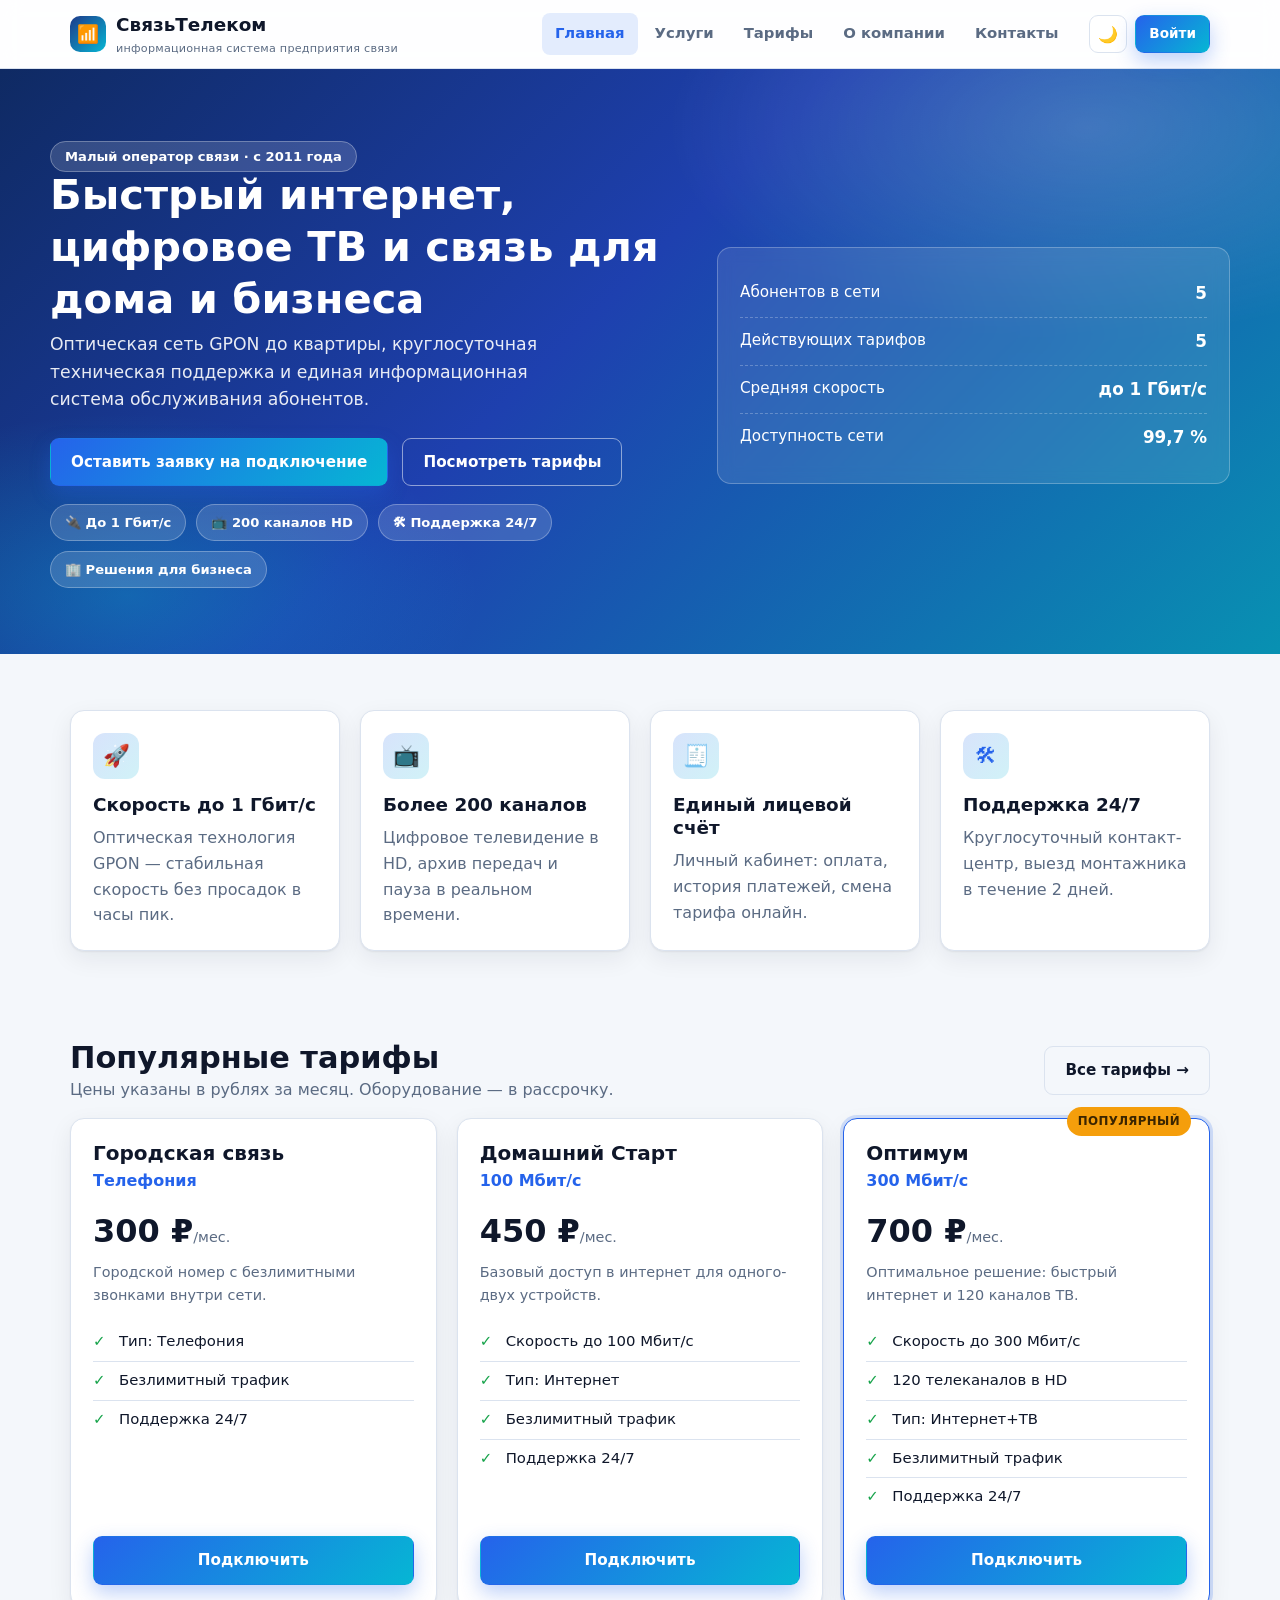
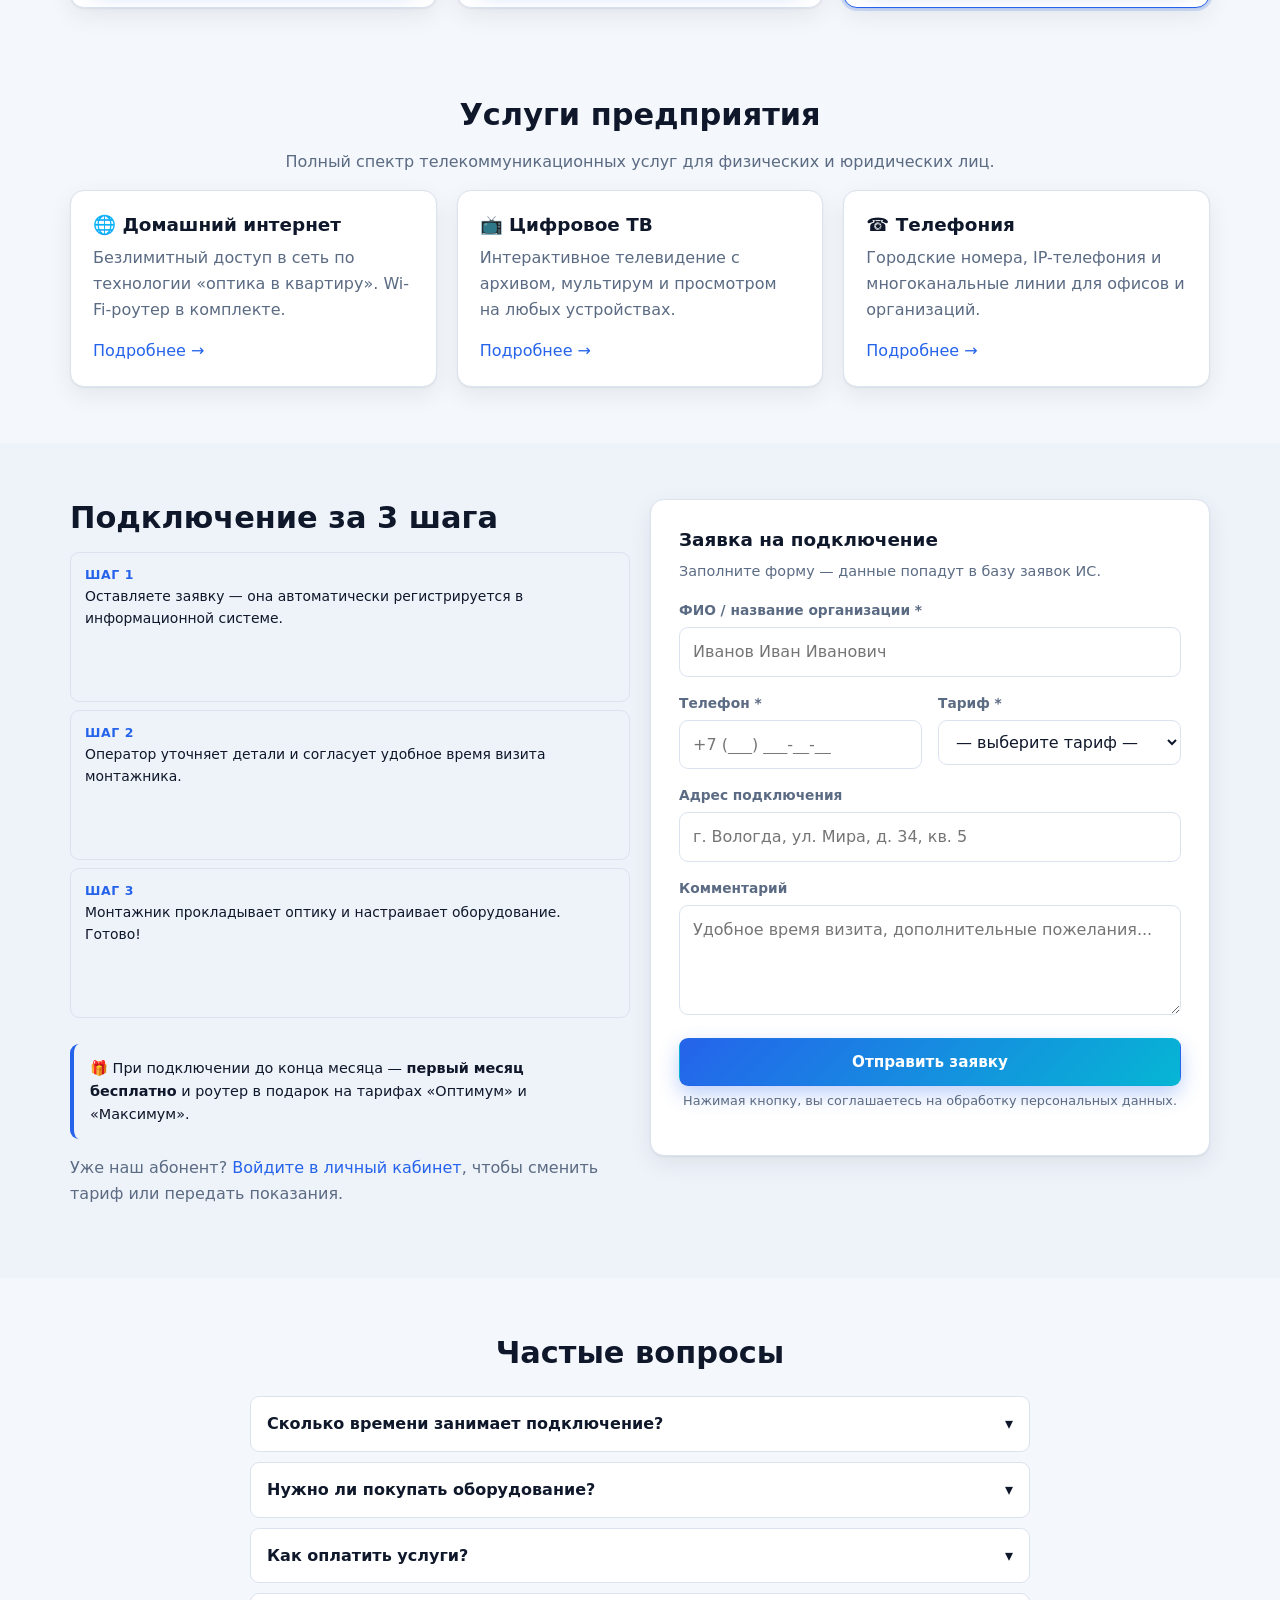
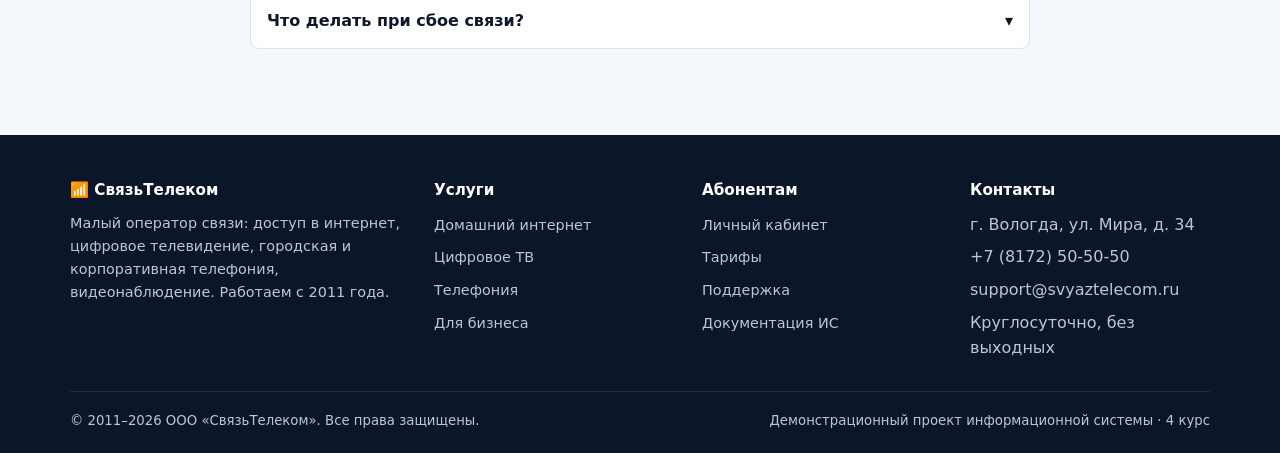
<file: index.html>
<!DOCTYPE html>
<html lang="ru">
<head>
  <meta charset="UTF-8">
  <meta name="viewport" content="width=device-width, initial-scale=1.0">
  <title>СвязьТелеком — подключение интернета, ТВ и телефонии</title>
  <meta name="description" content="Информационная система малого предприятия связи «СвязьТелеком»: домашний интернет, цифровое телевидение, телефония и услуги для бизнеса.">
  <link rel="stylesheet" href="css/style.css">
  <link rel="icon" href="data:image/svg+xml,<svg xmlns='http://www.w3.org/2000/svg' viewBox='0 0 100 100'><text y='.9em' font-size='90'>📶</text></svg>">
</head>
<body>

  <header class="site-header" data-header="home"></header>

  <!-- ================= ХИРО ================= -->
  <section class="hero">
    <div class="wrap hero__inner">
      <div class="hero__grid">
        <div>
          <span class="pill">Малый оператор связи · с 2011 года</span>
          <h1>Быстрый интернет, цифровое ТВ и связь для дома и бизнеса</h1>
          <p>Оптическая сеть GPON до квартиры, круглосуточная техническая поддержка
             и единая информационная система обслуживания абонентов.</p>
          <div class="row mt-3">
            <a class="btn btn--primary" href="#connect">Оставить заявку на подключение</a>
            <a class="btn btn--ghost" href="tariffs.html" style="color:#fff;border-color:rgba(255,255,255,.5)">Посмотреть тарифы</a>
          </div>
          <div class="badge-row">
            <span class="pill">🔌 До 1 Гбит/с</span>
            <span class="pill">📺 200 каналов HD</span>
            <span class="pill">🛠 Поддержка 24/7</span>
            <span class="pill">🏢 Решения для бизнеса</span>
          </div>
        </div>
        <div class="hero-card">
          <div class="hero-card__row"><span>Абонентов в сети</span><b data-stat="clients">—</b></div>
          <div class="hero-card__row"><span>Действующих тарифов</span><b data-stat="tariffs">—</b></div>
          <div class="hero-card__row"><span>Средняя скорость</span><b>до 1 Гбит/с</b></div>
          <div class="hero-card__row"><span>Доступность сети</span><b>99,7 %</b></div>
        </div>
      </div>
    </div>
  </section>

  <!-- ================= ПРЕИМУЩЕСТВА ================= -->
  <section class="section">
    <div class="wrap">
      <div class="grid grid-4">
        <div class="card">
          <div class="card__icon">🚀</div>
          <h3>Скорость до 1 Гбит/с</h3>
          <p class="muted mb-0">Оптическая технология GPON — стабильная скорость без просадок в часы пик.</p>
        </div>
        <div class="card">
          <div class="card__icon">📺</div>
          <h3>Более 200 каналов</h3>
          <p class="muted mb-0">Цифровое телевидение в HD, архив передач и пауза в реальном времени.</p>
        </div>
        <div class="card">
          <div class="card__icon">🧾</div>
          <h3>Единый лицевой счёт</h3>
          <p class="muted mb-0">Личный кабинет: оплата, история платежей, смена тарифа онлайн.</p>
        </div>
        <div class="card">
          <div class="card__icon">🛠</div>
          <h3>Поддержка 24/7</h3>
          <p class="muted mb-0">Круглосуточный контакт-центр, выезд монтажника в течение 2 дней.</p>
        </div>
      </div>
    </div>
  </section>

  <!-- ================= ТАРИФЫ (кратко) ================= -->
  <section class="section section--tight">
    <div class="wrap">
      <div class="row row--between mb-2">
        <div>
          <h2 class="mb-0">Популярные тарифы</h2>
          <p class="muted mb-0">Цены указаны в рублях за месяц. Оборудование — в рассрочку.</p>
        </div>
        <a class="btn btn--ghost" href="tariffs.html">Все тарифы →</a>
      </div>
      <div class="grid grid-3" data-tariffs data-limit="3"></div>
    </div>
  </section>

  <!-- ================= УСЛУГИ ================= -->
  <section class="section">
    <div class="wrap">
      <h2 class="center">Услуги предприятия</h2>
      <p class="center muted mb-2">Полный спектр телекоммуникационных услуг для физических и юридических лиц.</p>
      <div class="grid grid-3">
        <div class="card">
          <h3>🌐 Домашний интернет</h3>
          <p class="muted">Безлимитный доступ в сеть по технологии «оптика в квартиру». Wi-Fi-роутер в комплекте.</p>
          <a href="services.html">Подробнее →</a>
        </div>
        <div class="card">
          <h3>📺 Цифровое ТВ</h3>
          <p class="muted">Интерактивное телевидение с архивом, мультирум и просмотром на любых устройствах.</p>
          <a href="services.html">Подробнее →</a>
        </div>
        <div class="card">
          <h3>☎️ Телефония</h3>
          <p class="muted">Городские номера, IP-телефония и многоканальные линии для офисов и организаций.</p>
          <a href="services.html">Подробнее →</a>
        </div>
      </div>
    </div>
  </section>

  <!-- ================= ПОДКЛЮЧЕНИЕ ================= -->
  <section class="section" id="connect" style="background:var(--surface-2)">
    <div class="wrap">
      <div class="grid grid-2" style="align-items:start">
        <div>
          <h2>Подключение за 3 шага</h2>
          <div class="stepper" style="flex-direction:column">
            <div class="step"><b>Шаг 1</b>Оставляете заявку — она автоматически регистрируется в информационной системе.</div>
            <div class="step"><b>Шаг 2</b>Оператор уточняет детали и согласует удобное время визита монтажника.</div>
            <div class="step"><b>Шаг 3</b>Монтажник прокладывает оптику и настраивает оборудование. Готово!</div>
          </div>
          <div class="notice">
            🎁 При подключении до конца месяца — <b>первый месяц бесплатно</b> и роутер в подарок на тарифах «Оптимум» и «Максимум».
          </div>
          <p class="muted">Уже наш абонент? <a href="login.html">Войдите в личный кабинет</a>, чтобы сменить тариф или передать показания.</p>
        </div>

        <div class="card card--pad-lg">
          <h3>Заявка на подключение</h3>
          <p class="muted" style="font-size:.9rem">Заполните форму — данные попадут в базу заявок ИС.</p>
          <form id="requestForm" novalidate>
            <div class="form-grid">
              <div class="field field--full">
                <label class="field__label" for="fio">ФИО / название организации *</label>
                <input class="input" id="fio" name="fio" placeholder="Иванов Иван Иванович" required>
              </div>
              <div class="field">
                <label class="field__label" for="phone">Телефон *</label>
                <input class="input" id="phone" name="phone" placeholder="+7 (___) ___-__-__" required>
              </div>
              <div class="field">
                <label class="field__label" for="tariffId">Тариф *</label>
                <select class="select" id="tariffId" name="tariffId" required></select>
              </div>
              <div class="field field--full">
                <label class="field__label" for="address">Адрес подключения</label>
                <input class="input" id="address" name="address" placeholder="г. Вологда, ул. Мира, д. 34, кв. 5">
              </div>
              <div class="field field--full">
                <label class="field__label" for="text">Комментарий</label>
                <textarea class="textarea" id="text" name="text" placeholder="Удобное время визита, дополнительные пожелания..."></textarea>
              </div>
            </div>
            <button class="btn btn--primary btn--block" type="submit">Отправить заявку</button>
            <p class="field__hint center mt-1">Нажимая кнопку, вы соглашаетесь на обработку персональных данных.</p>
          </form>
        </div>
      </div>
    </div>
  </section>

  <!-- ================= FAQ ================= -->
  <section class="section">
    <div class="wrap" style="max-width:820px">
      <h2 class="center">Частые вопросы</h2>
      <div class="mt-3">
        <div class="accordion">
          <button class="accordion__head">Сколько времени занимает подключение? <span>▾</span></button>
          <div class="accordion__body"><p class="mb-0">Обычно от 1 до 3 рабочих дней с момента подтверждения заявки оператором. В большинстве домов города оптическая сеть уже построена.</p></div>
        </div>
        <div class="accordion">
          <button class="accordion__head">Нужно ли покупать оборудование? <span>▾</span></button>
          <div class="accordion__body"><p class="mb-0">Оптический терминал предоставляется предприятием. Wi-Fi-роутер можно приобрести в рассрочку или использовать собственный.</p></div>
        </div>
        <div class="accordion">
          <button class="accordion__head">Как оплатить услуги? <span>▾</span></button>
          <div class="accordion__body"><p class="mb-0">В личном кабинете банковской картой, через СБП, в отделении банка или по безналичному расчёту для юридических лиц.</p></div>
        </div>
        <div class="accordion">
          <button class="accordion__head">Что делать при сбое связи? <span>▾</span></button>
          <div class="accordion__body"><p class="mb-0">Создайте обращение в разделе «Поддержка» личного кабинета либо позвоните в контакт-центр. Заявка будет зарегистрирована в ИС и передана технической службе.</p></div>
        </div>
      </div>
    </div>
  </section>

  <footer class="site-footer" data-footer></footer>

  <script src="js/data.js"></script>
  <script src="js/app.js"></script>
  <script>
    // Заполнение счётчиков на «плашке» из данных ИС
    document.addEventListener("DOMContentLoaded", function () {
      const s = document.querySelector('[data-stat="clients"]');
      const t = document.querySelector('[data-stat="tariffs"]');
      if (s) s.textContent = Store.list("clients").length;
      if (t) t.textContent = Store.list("tariffs").filter((x) => x.active).length;
    });
  </script>
</body>
</html>
</file>
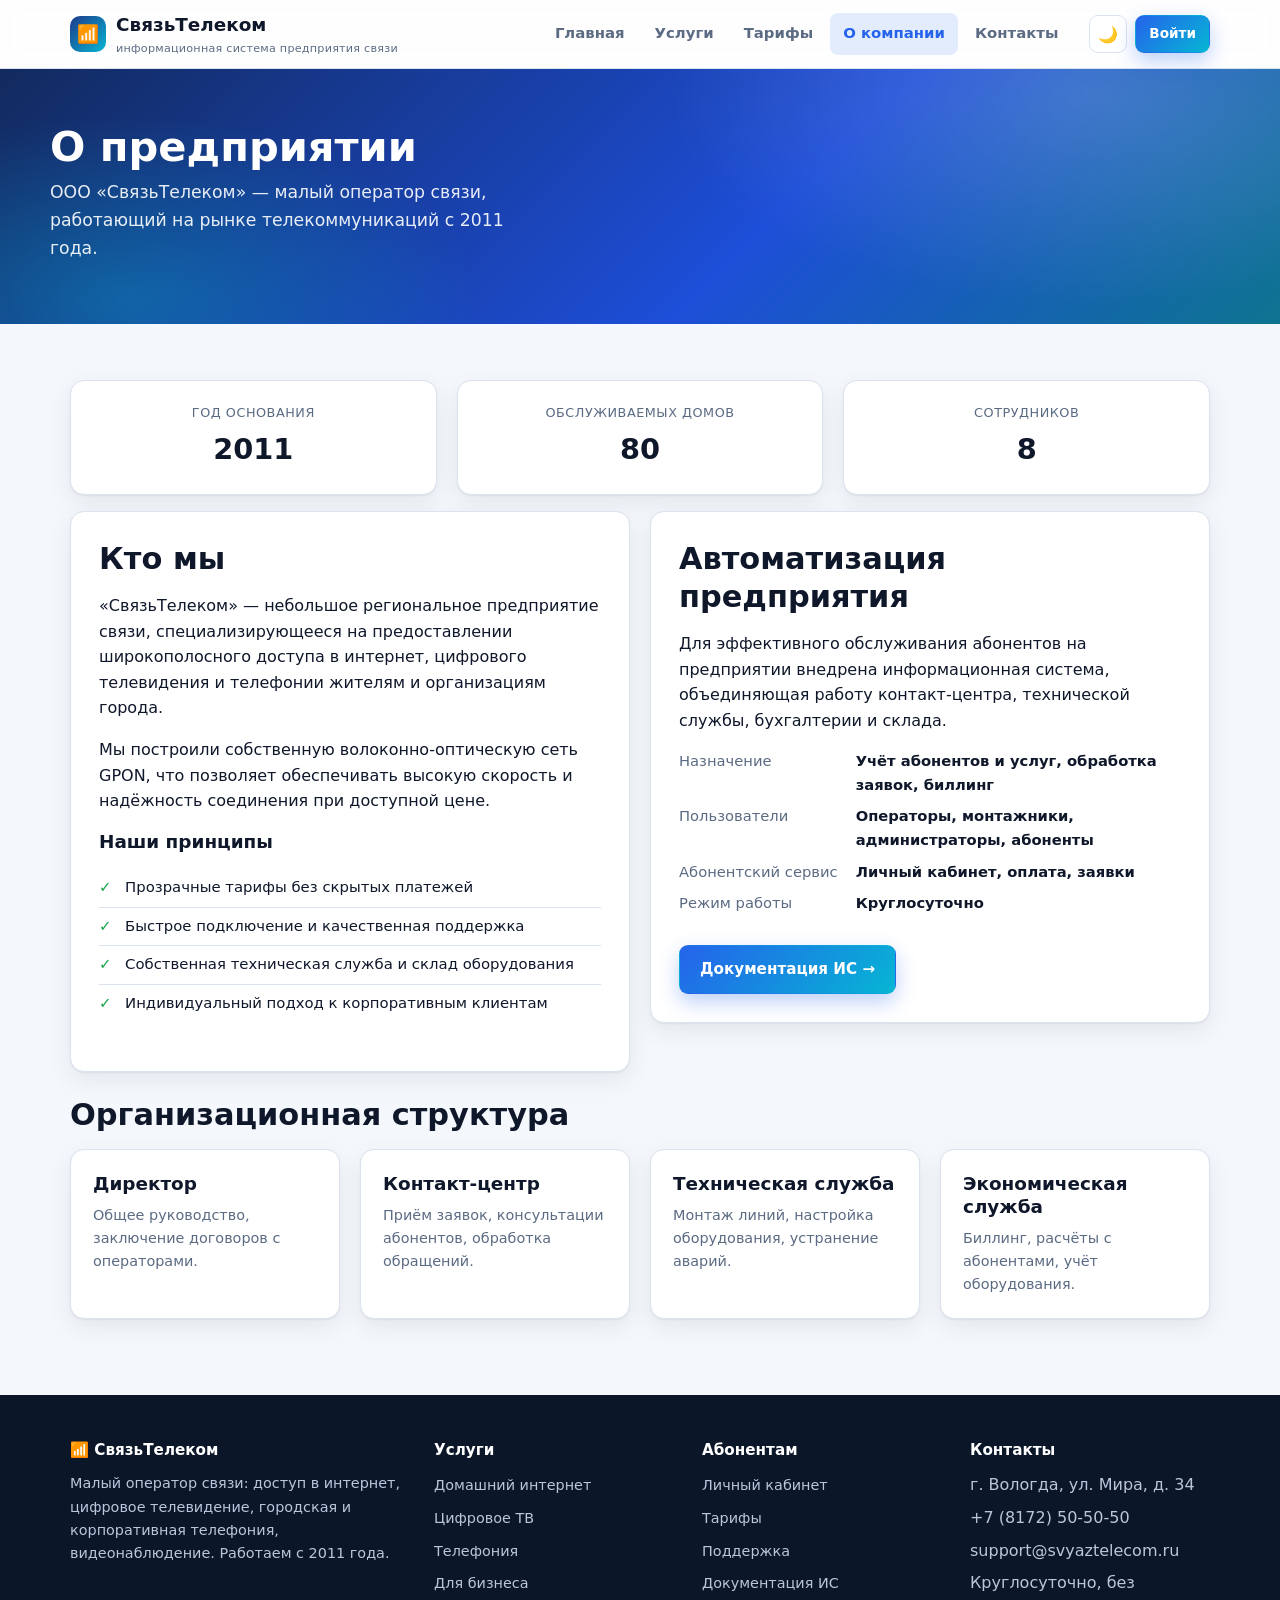
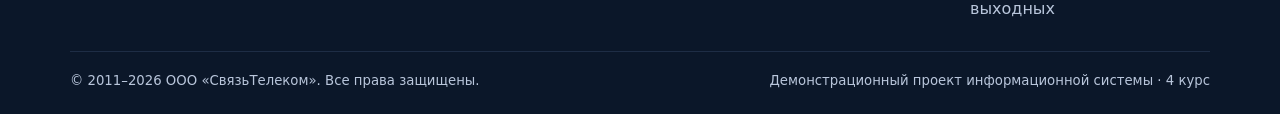
<file: about.html>
<!DOCTYPE html>
<html lang="ru">
<head>
  <meta charset="UTF-8">
  <meta name="viewport" content="width=device-width, initial-scale=1.0">
  <title>О компании — СвязьТелеком</title>
  <link rel="stylesheet" href="css/style.css">
  <link rel="icon" href="data:image/svg+xml,<svg xmlns='http://www.w3.org/2000/svg' viewBox='0 0 100 100'><text y='.9em' font-size='90'>📶</text></svg>">
</head>
<body>

  <header class="site-header" data-header="about"></header>

  <section class="hero" style="background:linear-gradient(135deg,#122a5e,#1d4ed8 60%,#0e7490)">
    <div class="wrap hero__inner" style="padding:52px 0 46px">
      <h1>О предприятии</h1>
      <p>ООО «СвязьТелеком» — малый оператор связи, работающий на рынке телекоммуникаций с 2011 года.</p>
    </div>
  </section>

  <section class="section">
    <div class="wrap">
      <div class="grid grid-3 mb-2">
        <div class="card center">
          <div class="stat"><span class="stat__label">Год основания</span><span class="stat__value">2011</span></div>
        </div>
        <div class="card center">
          <div class="stat"><span class="stat__label">Обслуживаемых домов</span><span class="stat__value" data-stat-homes>—</span></div>
        </div>
        <div class="card center">
          <div class="stat"><span class="stat__label">Сотрудников</span><span class="stat__value" data-stat-staff>—</span></div>
        </div>
      </div>

      <div class="grid grid-2" style="align-items:start">
        <div class="card card--pad-lg">
          <h2>Кто мы</h2>
          <p>«СвязьТелеком» — небольшое региональное предприятие связи, специализирующееся на
             предоставлении широкополосного доступа в интернет, цифрового телевидения и телефонии
             жителям и организациям города.</p>
          <p>Мы построили собственную волоконно-оптическую сеть GPON, что позволяет обеспечивать
             высокую скорость и надёжность соединения при доступной цене.</p>
          <h3>Наши принципы</h3>
          <ul class="tariff__list">
            <li>Прозрачные тарифы без скрытых платежей</li>
            <li>Быстрое подключение и качественная поддержка</li>
            <li>Собственная техническая служба и склад оборудования</li>
            <li>Индивидуальный подход к корпоративным клиентам</li>
          </ul>
        </div>

        <div class="card card--pad-lg">
          <h2>Автоматизация предприятия</h2>
          <p>Для эффективного обслуживания абонентов на предприятии внедрена информационная
             система, объединяющая работу контакт-центра, технической службы, бухгалтерии и склада.</p>
          <dl class="kv">
            <dt>Назначение</dt><dd>Учёт абонентов и услуг, обработка заявок, биллинг</dd>
            <dt>Пользователи</dt><dd>Операторы, монтажники, администраторы, абоненты</dd>
            <dt>Абонентский сервис</dt><dd>Личный кабинет, оплата, заявки</dd>
            <dt>Режим работы</dt><dd>Круглосуточно</dd>
          </dl>
          <a class="btn btn--primary mt-2" href="docs.html">Документация ИС →</a>
        </div>
      </div>

      <h2 class="mt-3">Организационная структура</h2>
      <div class="grid grid-4">
        <div class="card">
          <h3>Директор</h3>
          <p class="muted mb-0" style="font-size:.9rem">Общее руководство, заключение договоров с операторами.</p>
        </div>
        <div class="card">
          <h3>Контакт-центр</h3>
          <p class="muted mb-0" style="font-size:.9rem">Приём заявок, консультации абонентов, обработка обращений.</p>
        </div>
        <div class="card">
          <h3>Техническая служба</h3>
          <p class="muted mb-0" style="font-size:.9rem">Монтаж линий, настройка оборудования, устранение аварий.</p>
        </div>
        <div class="card">
          <h3>Экономическая служба</h3>
          <p class="muted mb-0" style="font-size:.9rem">Биллинг, расчёты с абонентами, учёт оборудования.</p>
        </div>
      </div>
    </div>
  </section>

  <footer class="site-footer" data-footer></footer>

  <script src="js/data.js"></script>
  <script src="js/app.js"></script>
  <script>
    document.addEventListener("DOMContentLoaded", function () {
      const homes = document.querySelector("[data-stat-homes]");
      const staff = document.querySelector("[data-stat-staff]");
      if (homes) homes.textContent = Store.list("clients").length * 8 + 40;
      if (staff) staff.textContent = Store.list("employees").length + 6;
    });
  </script>
</body>
</html>
</file>
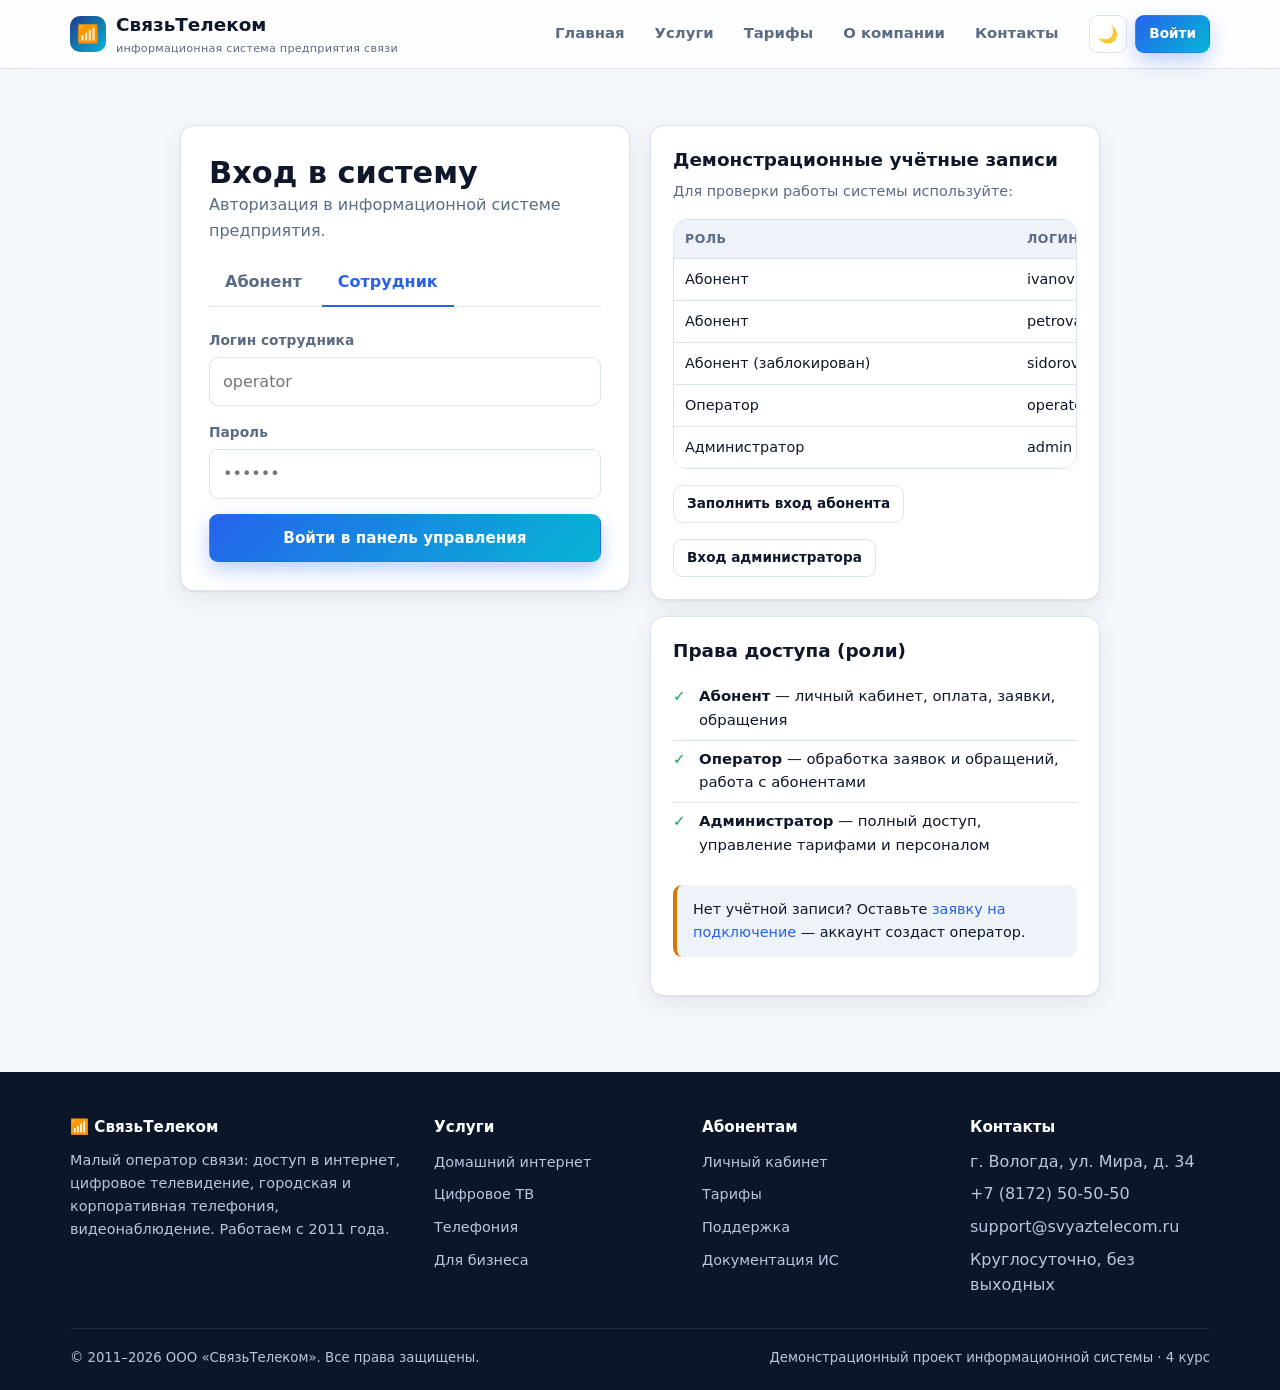
<file: admin.html>
<!DOCTYPE html>
<html lang="ru">
<head>
  <meta charset="UTF-8">
  <meta name="viewport" content="width=device-width, initial-scale=1.0">
  <title>Панель управления — СвязьТелеком</title>
  <link rel="stylesheet" href="css/style.css">
  <link rel="icon" href="data:image/svg+xml,<svg xmlns='http://www.w3.org/2000/svg' viewBox='0 0 100 100'><text y='.9em' font-size='90'>📶</text></svg>">
</head>
<body>

  <header class="site-header" data-header="admin"></header>

  <div class="wrap app-shell">
    <aside class="side">
      <div class="side__user" id="sideUser"></div>
      <nav class="side__nav">
        <button class="side__link is-active" data-section="dashboard">📊 Дашборд</button>
        <button class="side__link" data-section="requests">📝 Заявки</button>
        <button class="side__link" data-section="clients">👥 Абоненты</button>
        <button class="side__link" data-section="tickets">📨 Обращения</button>
        <button class="side__link" data-section="tariffs">🏷 Тарифы</button>
        <button class="side__link" data-section="equipment">📦 Оборудование</button>
        <button class="side__link" data-section="staff">🧑‍💼 Сотрудники</button>
        <button class="side__link" data-section="reports">📈 Отчёты</button>
        <hr class="divider" style="margin:10px 0">
        <button class="side__link" id="sideReset">♻️ Сбросить демо-данные</button>
        <button class="side__link" id="logoutBtn" style="color:var(--danger)">🚪 Выйти</button>
      </nav>
    </aside>

    <main>
      <div id="view-dashboard" data-view="dashboard"></div>
      <div id="view-requests" data-view="requests" class="hidden"></div>
      <div id="view-clients" data-view="clients" class="hidden"></div>
      <div id="view-tickets" data-view="tickets" class="hidden"></div>
      <div id="view-tariffs" data-view="tariffs" class="hidden"></div>
      <div id="view-equipment" data-view="equipment" class="hidden"></div>
      <div id="view-staff" data-view="staff" class="hidden"></div>
      <div id="view-reports" data-view="reports" class="hidden"></div>
    </main>
  </div>

  <footer class="site-footer" data-footer></footer>

  <script src="js/data.js"></script>
  <script src="js/app.js"></script>
  <script src="js/admin.js"></script>
</body>
</html>
</file>
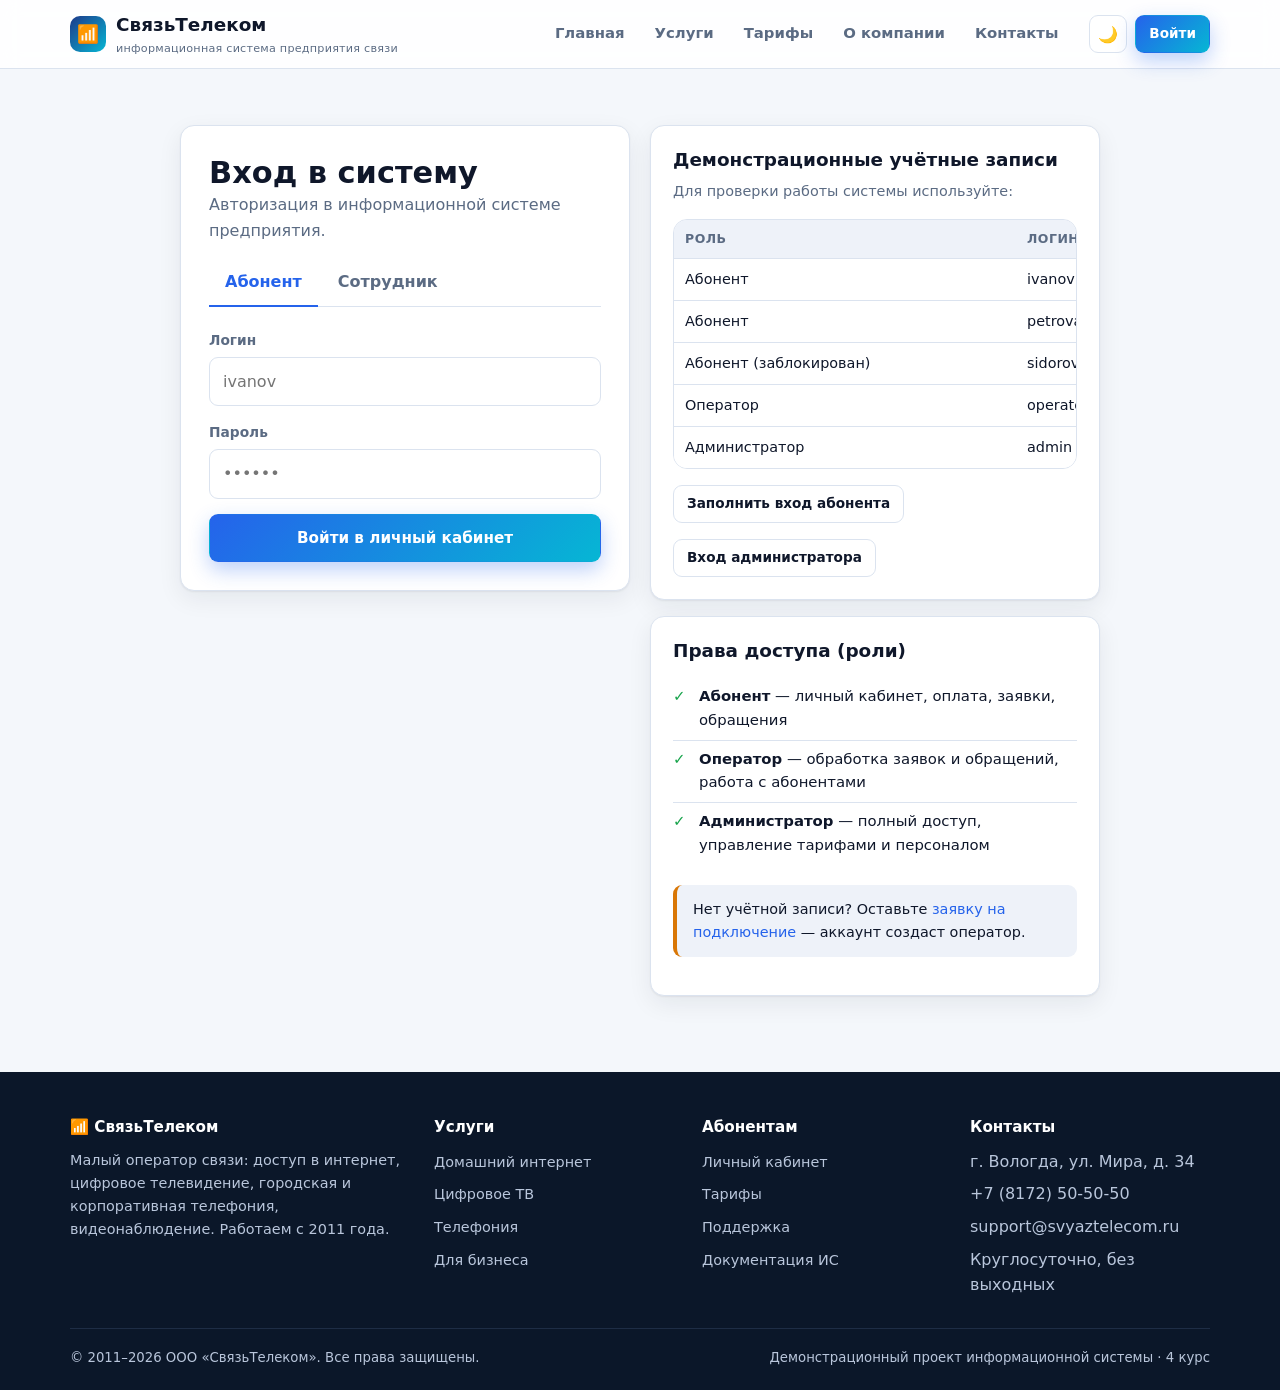
<file: cabinet.html>
<!DOCTYPE html>
<html lang="ru">
<head>
  <meta charset="UTF-8">
  <meta name="viewport" content="width=device-width, initial-scale=1.0">
  <title>Личный кабинет — СвязьТелеком</title>
  <link rel="stylesheet" href="css/style.css">
  <link rel="icon" href="data:image/svg+xml,<svg xmlns='http://www.w3.org/2000/svg' viewBox='0 0 100 100'><text y='.9em' font-size='90'>📶</text></svg>">
</head>
<body>

  <header class="site-header" data-header="cabinet"></header>

  <div class="wrap app-shell">
    <!-- Боковая панель -->
    <aside class="side">
      <div class="side__user" id="sideUser"></div>
      <nav class="side__nav">
        <button class="side__link is-active" data-section="overview">📊 Обзор</button>
        <button class="side__link" data-section="services">🌐 Мои услуги</button>
        <button class="side__link" data-section="payments">💳 Платежи</button>
        <button class="side__link" data-section="tickets">📨 Обращения</button>
        <button class="side__link" data-section="profile">👤 Профиль</button>
        <hr class="divider" style="margin:10px 0">
        <button class="side__link" id="sideReset">♻️ Сбросить демо-данные</button>
        <button class="side__link" id="logoutBtn" style="color:var(--danger)">🚪 Выйти</button>
      </nav>
    </aside>

    <!-- Рабочая область -->
    <main>
      <div id="view-overview" data-view="overview"></div>
      <div id="view-services" data-view="services" class="hidden"></div>
      <div id="view-payments" data-view="payments" class="hidden"></div>
      <div id="view-tickets" data-view="tickets" class="hidden"></div>
      <div id="view-profile" data-view="profile" class="hidden"></div>
    </main>
  </div>

  <footer class="site-footer" data-footer></footer>

  <script src="js/data.js"></script>
  <script src="js/app.js"></script>
  <script src="js/cabinet.js"></script>
</body>
</html>
</file>
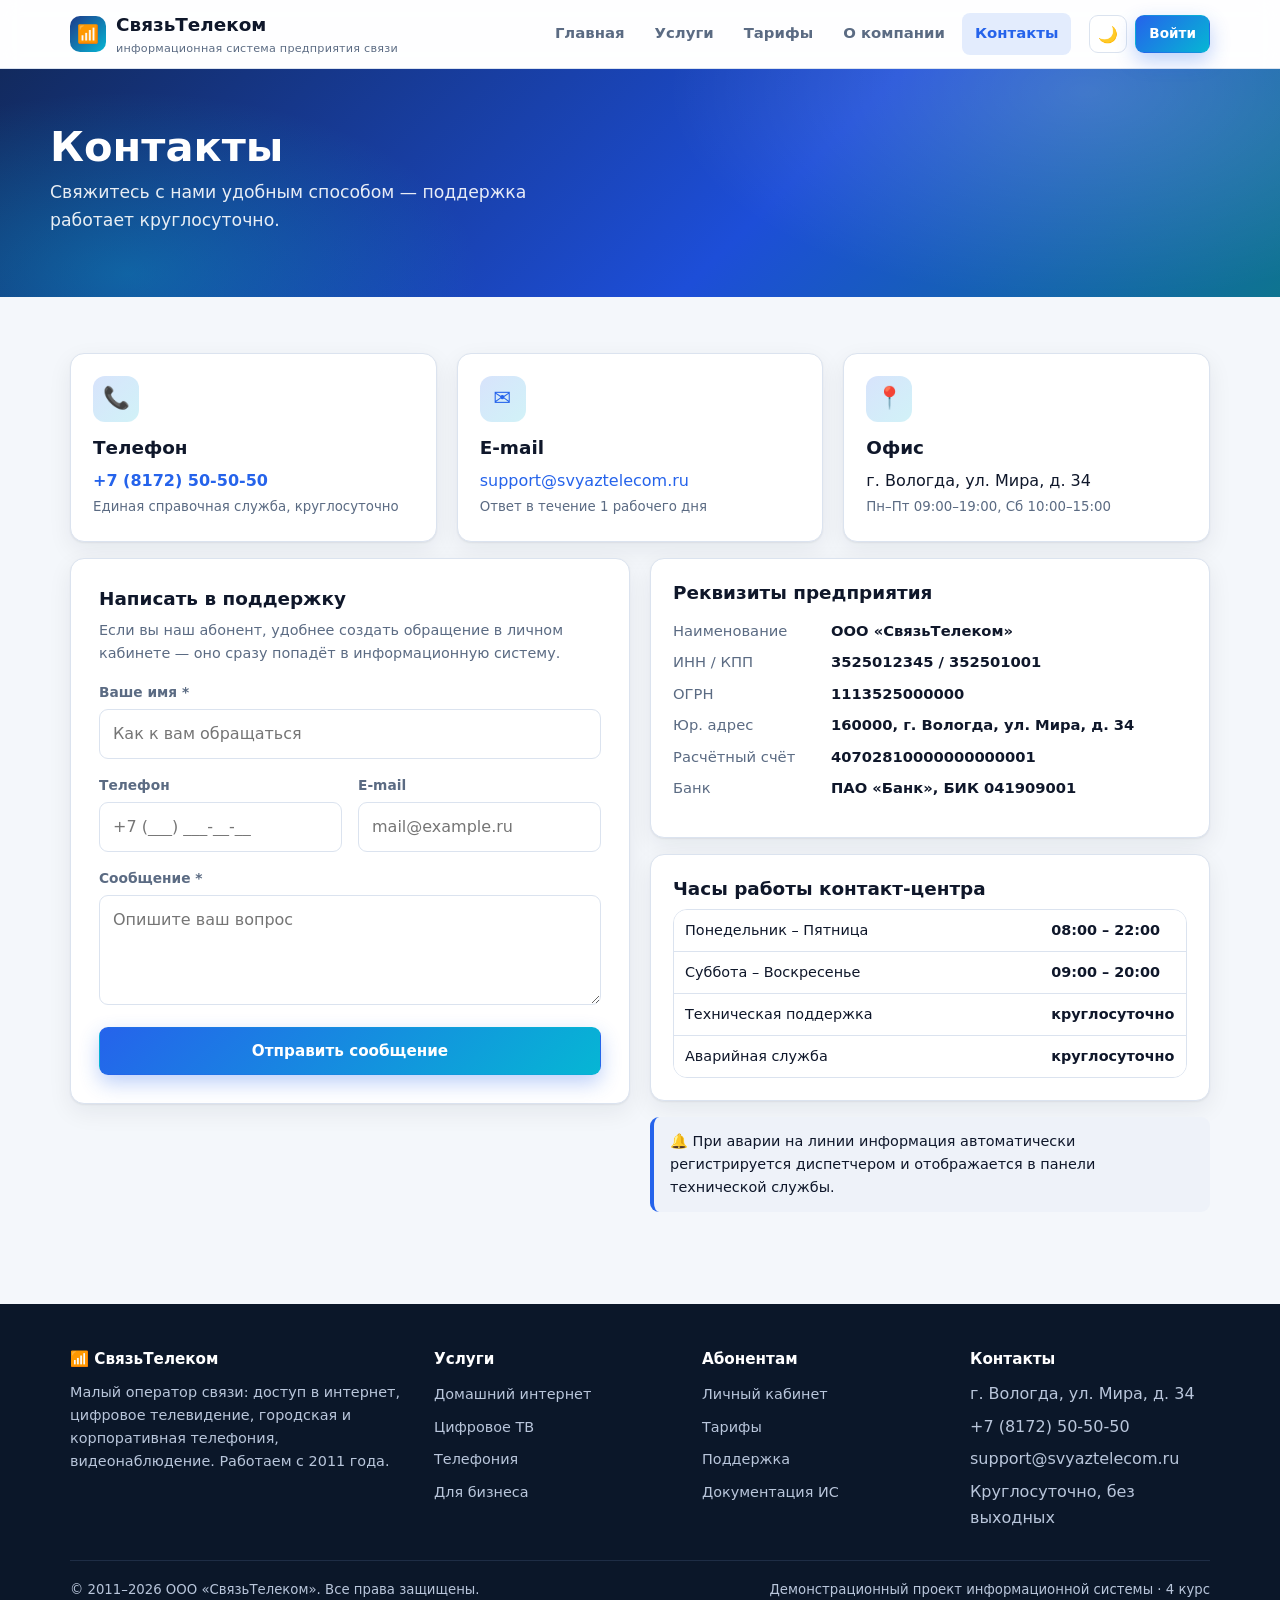
<file: contacts.html>
<!DOCTYPE html>
<html lang="ru">
<head>
  <meta charset="UTF-8">
  <meta name="viewport" content="width=device-width, initial-scale=1.0">
  <title>Контакты и поддержка — СвязьТелеком</title>
  <link rel="stylesheet" href="css/style.css">
  <link rel="icon" href="data:image/svg+xml,<svg xmlns='http://www.w3.org/2000/svg' viewBox='0 0 100 100'><text y='.9em' font-size='90'>📶</text></svg>">
</head>
<body>

  <header class="site-header" data-header="contacts"></header>

  <section class="hero" style="background:linear-gradient(135deg,#122a5e,#1d4ed8 60%,#0e7490)">
    <div class="wrap hero__inner" style="padding:52px 0 46px">
      <h1>Контакты</h1>
      <p>Свяжитесь с нами удобным способом — поддержка работает круглосуточно.</p>
    </div>
  </section>

  <section class="section">
    <div class="wrap">
      <div class="grid grid-3 mb-2">
        <div class="card">
          <div class="card__icon">📞</div>
          <h3>Телефон</h3>
          <p class="mb-0"><a href="tel:+78172505050"><b>+7 (8172) 50-50-50</b></a><br>
          <small>Единая справочная служба, круглосуточно</small></p>
        </div>
        <div class="card">
          <div class="card__icon">✉️</div>
          <h3>E-mail</h3>
          <p class="mb-0"><a href="mailto:support@svyaztelecom.ru">support@svyaztelecom.ru</a><br>
          <small>Ответ в течение 1 рабочего дня</small></p>
        </div>
        <div class="card">
          <div class="card__icon">📍</div>
          <h3>Офис</h3>
          <p class="mb-0">г. Вологда, ул. Мира, д. 34<br>
          <small>Пн–Пт 09:00–19:00, Сб 10:00–15:00</small></p>
        </div>
      </div>

      <div class="grid grid-2" style="align-items:start">
        <div class="card card--pad-lg">
          <h3>Написать в поддержку</h3>
          <p class="muted" style="font-size:.9rem">Если вы наш абонент, удобнее создать обращение
             в личном кабинете — оно сразу попадёт в информационную систему.</p>
          <form id="contactForm" novalidate>
            <div class="field">
              <label class="field__label" for="cf-fio">Ваше имя *</label>
              <input class="input" id="cf-fio" name="fio" placeholder="Как к вам обращаться" required>
            </div>
            <div class="form-grid">
              <div class="field">
                <label class="field__label" for="cf-phone">Телефон</label>
                <input class="input" id="cf-phone" name="phone" placeholder="+7 (___) ___-__-__">
              </div>
              <div class="field">
                <label class="field__label" for="cf-email">E-mail</label>
                <input class="input" id="cf-email" name="email" type="email" placeholder="mail@example.ru">
              </div>
            </div>
            <div class="field">
              <label class="field__label" for="cf-msg">Сообщение *</label>
              <textarea class="textarea" id="cf-msg" name="text" placeholder="Опишите ваш вопрос" required></textarea>
            </div>
            <button class="btn btn--primary btn--block" type="submit">Отправить сообщение</button>
          </form>
        </div>

        <div>
          <div class="card mb-2">
            <h3>Реквизиты предприятия</h3>
            <dl class="kv">
              <dt>Наименование</dt><dd>ООО «СвязьТелеком»</dd>
              <dt>ИНН / КПП</dt><dd>3525012345 / 352501001</dd>
              <dt>ОГРН</dt><dd>1113525000000</dd>
              <dt>Юр. адрес</dt><dd>160000, г. Вологда, ул. Мира, д. 34</dd>
              <dt>Расчётный счёт</dt><dd>40702810000000000001</dd>
              <dt>Банк</dt><dd>ПАО «Банк», БИК 041909001</dd>
            </dl>
          </div>
          <div class="card">
            <h3>Часы работы контакт-центра</h3>
            <div class="table-wrap">
              <table class="table table--compact">
                <tbody>
                  <tr><td>Понедельник – Пятница</td><td><b>08:00 – 22:00</b></td></tr>
                  <tr><td>Суббота – Воскресенье</td><td><b>09:00 – 20:00</b></td></tr>
                  <tr><td>Техническая поддержка</td><td><b>круглосуточно</b></td></tr>
                  <tr><td>Аварийная служба</td><td><b>круглосуточно</b></td></tr>
                </tbody>
              </table>
            </div>
          </div>
          <div class="notice mt-2">🔔 При аварии на линии информация автоматически регистрируется
            диспетчером и отображается в панели технической службы.</div>
        </div>
      </div>
    </div>
  </section>

  <footer class="site-footer" data-footer></footer>

  <script src="js/data.js"></script>
  <script src="js/app.js"></script>
  <script>
    // Обработка формы обратной связи: сохраняется как обращение незарегистрированного лица
    document.addEventListener("DOMContentLoaded", function () {
      const form = document.getElementById("contactForm");
      if (!form) return;
      form.addEventListener("submit", function (e) {
        e.preventDefault();
        const f = new FormData(form);
        const data = {
          clientId: null,
          subject: "Сообщение с сайта",
          text: String(f.get("text") || "").trim() + "\n\nКонтакты: " +
                String(f.get("fio") || "") + ", " + String(f.get("phone") || "") +
                ", " + String(f.get("email") || ""),
          status: "open", priority: "medium", createdAt: App.today(), answer: ""
        };
        if (!data.text) { App.toast("Введите сообщение", "err"); return; }
        Store.insert("tickets", data);
        form.reset();
        App.openModal("✅ Сообщение отправлено",
          "<p>Спасибо! Ваше обращение зарегистрировано и передано оператору контакт-центра.</p>" +
          "<button class='btn btn--primary btn--block' data-close>Закрыть</button>");
        App.toast("Обращение зарегистрировано", "ok");
      });
    });
  </script>
</body>
</html>
</file>
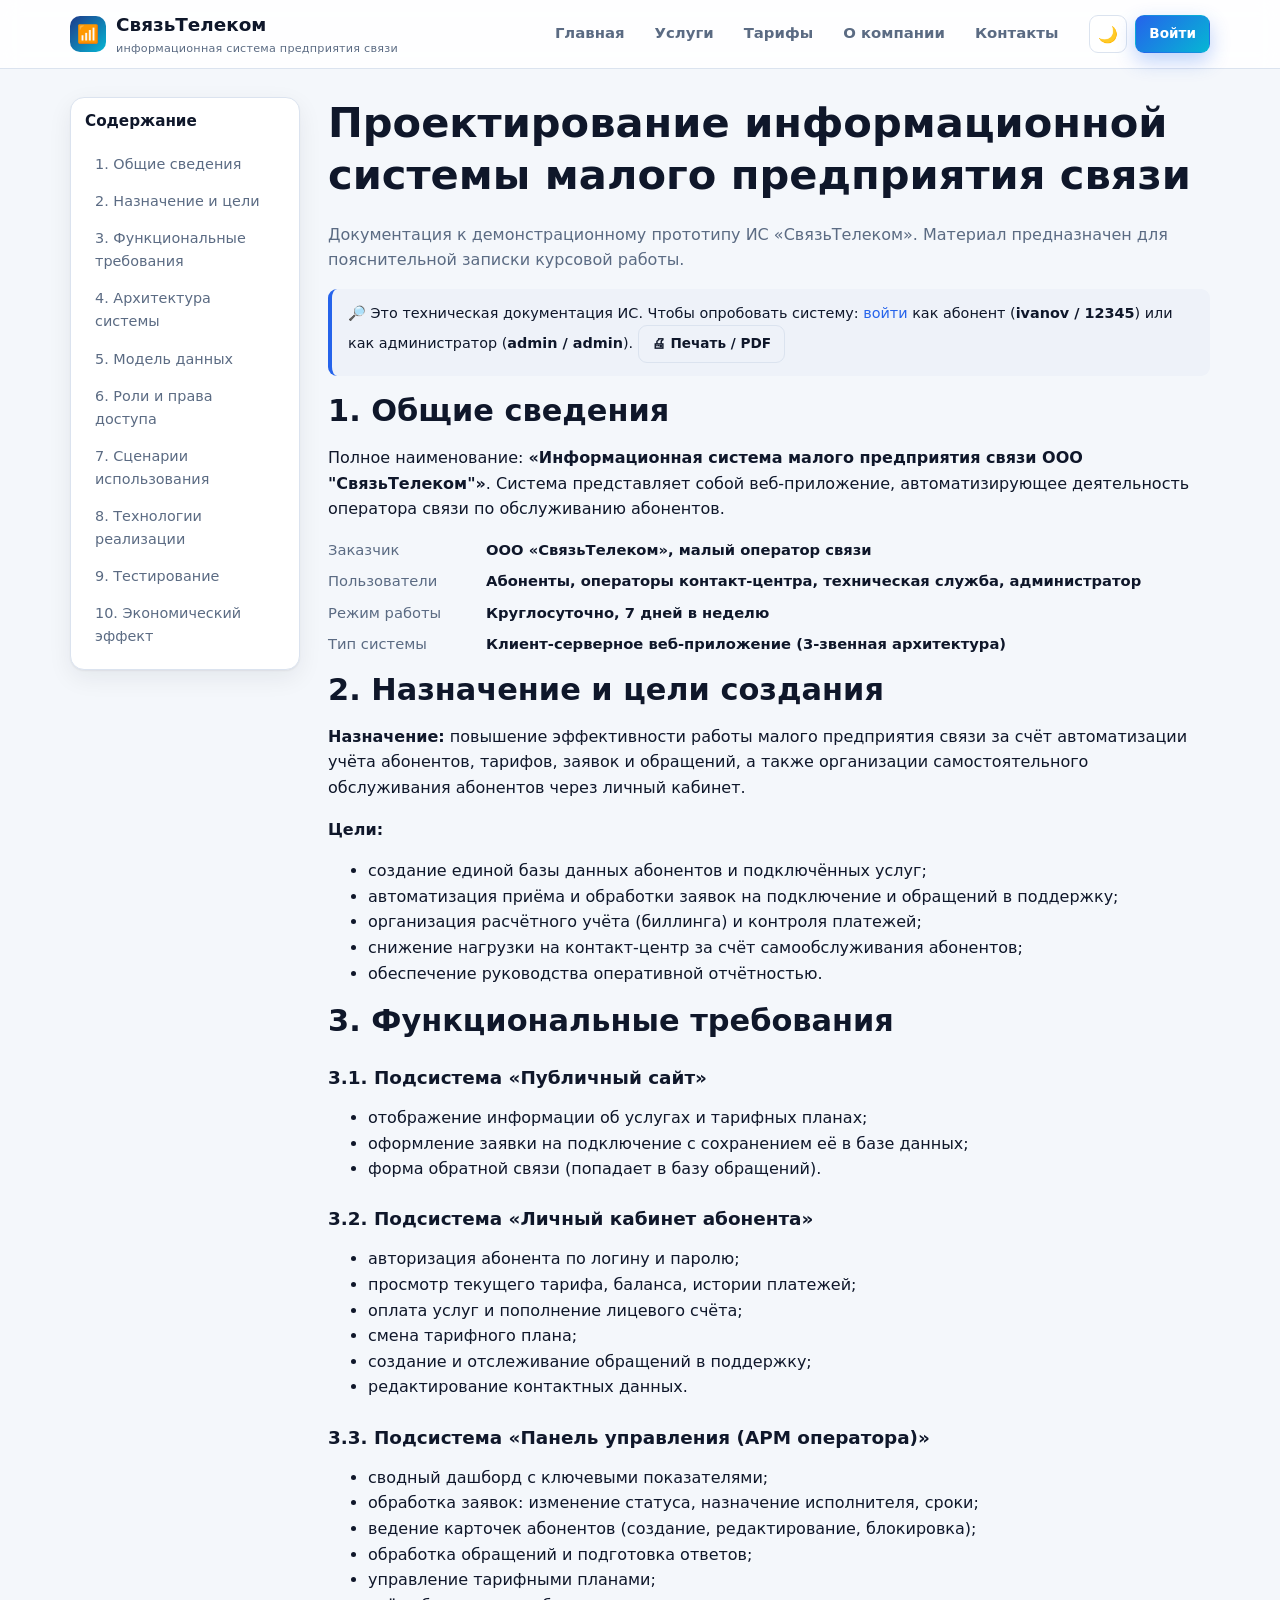
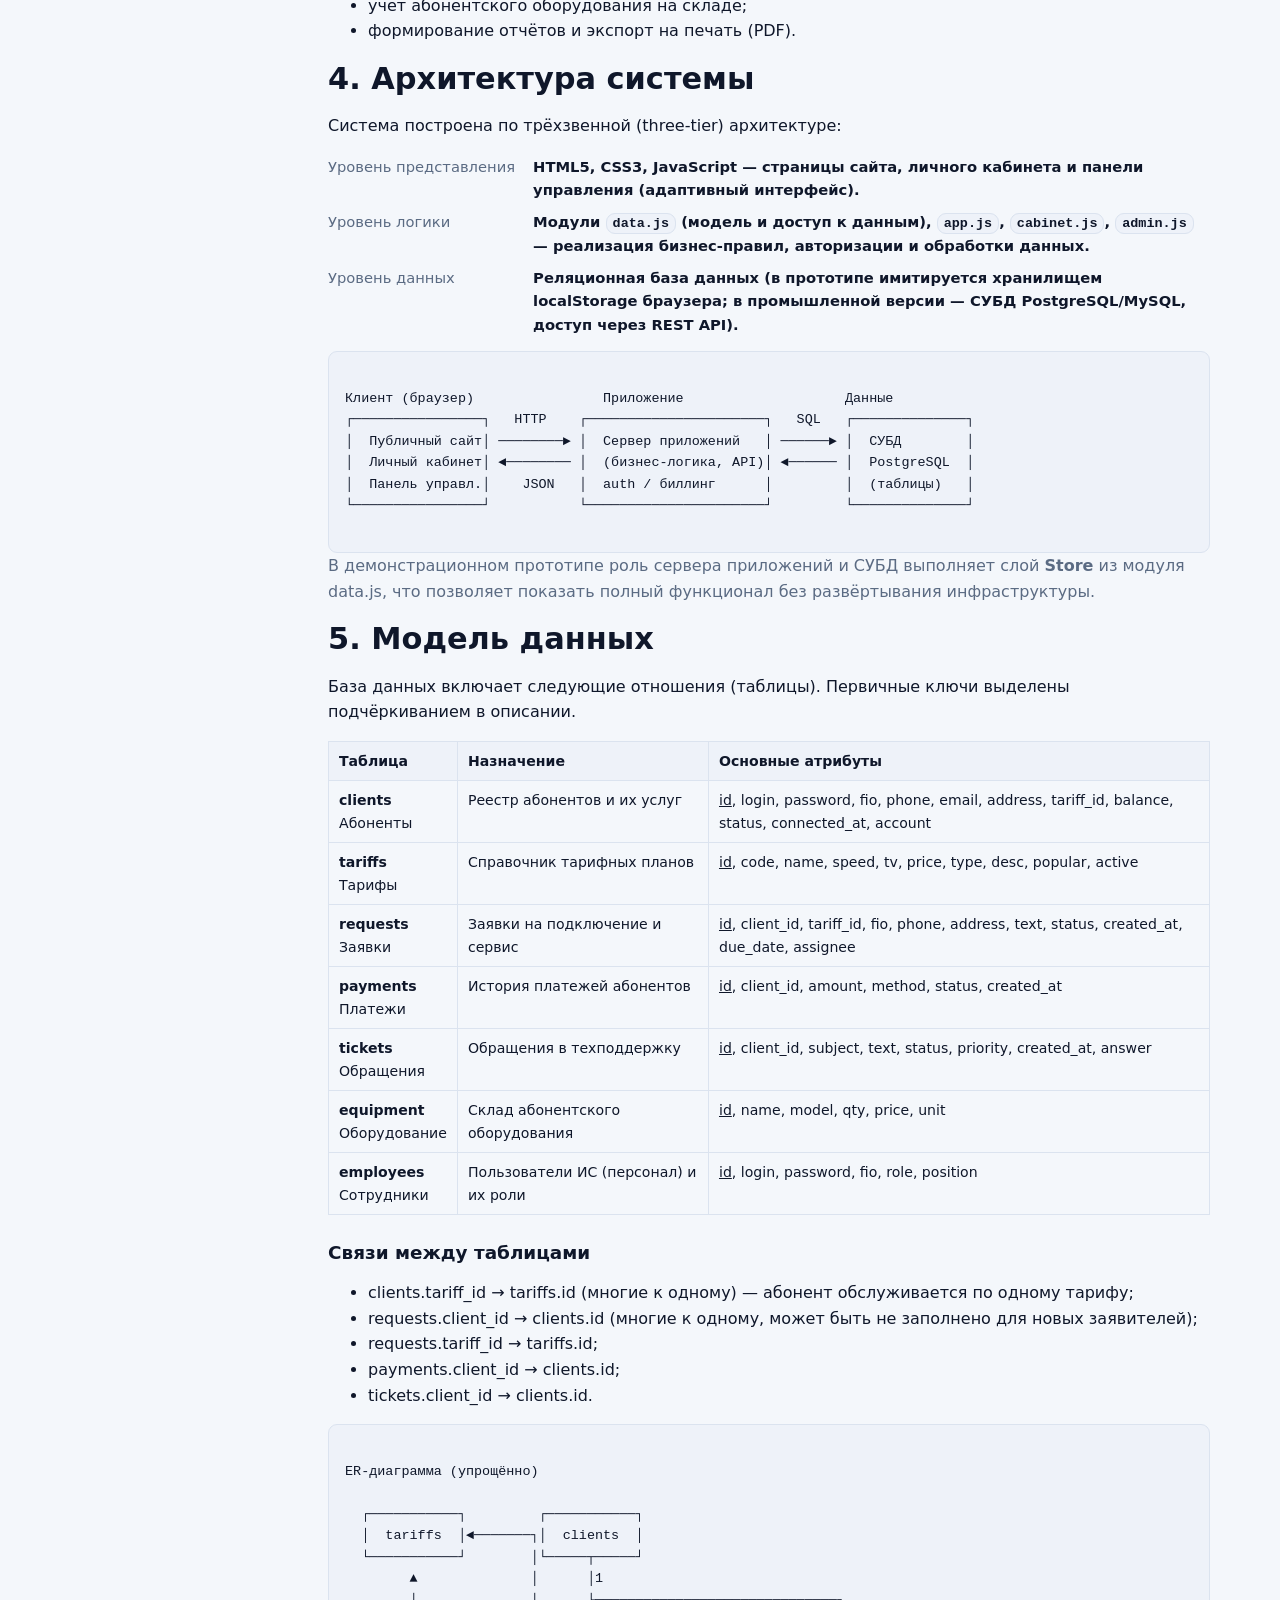
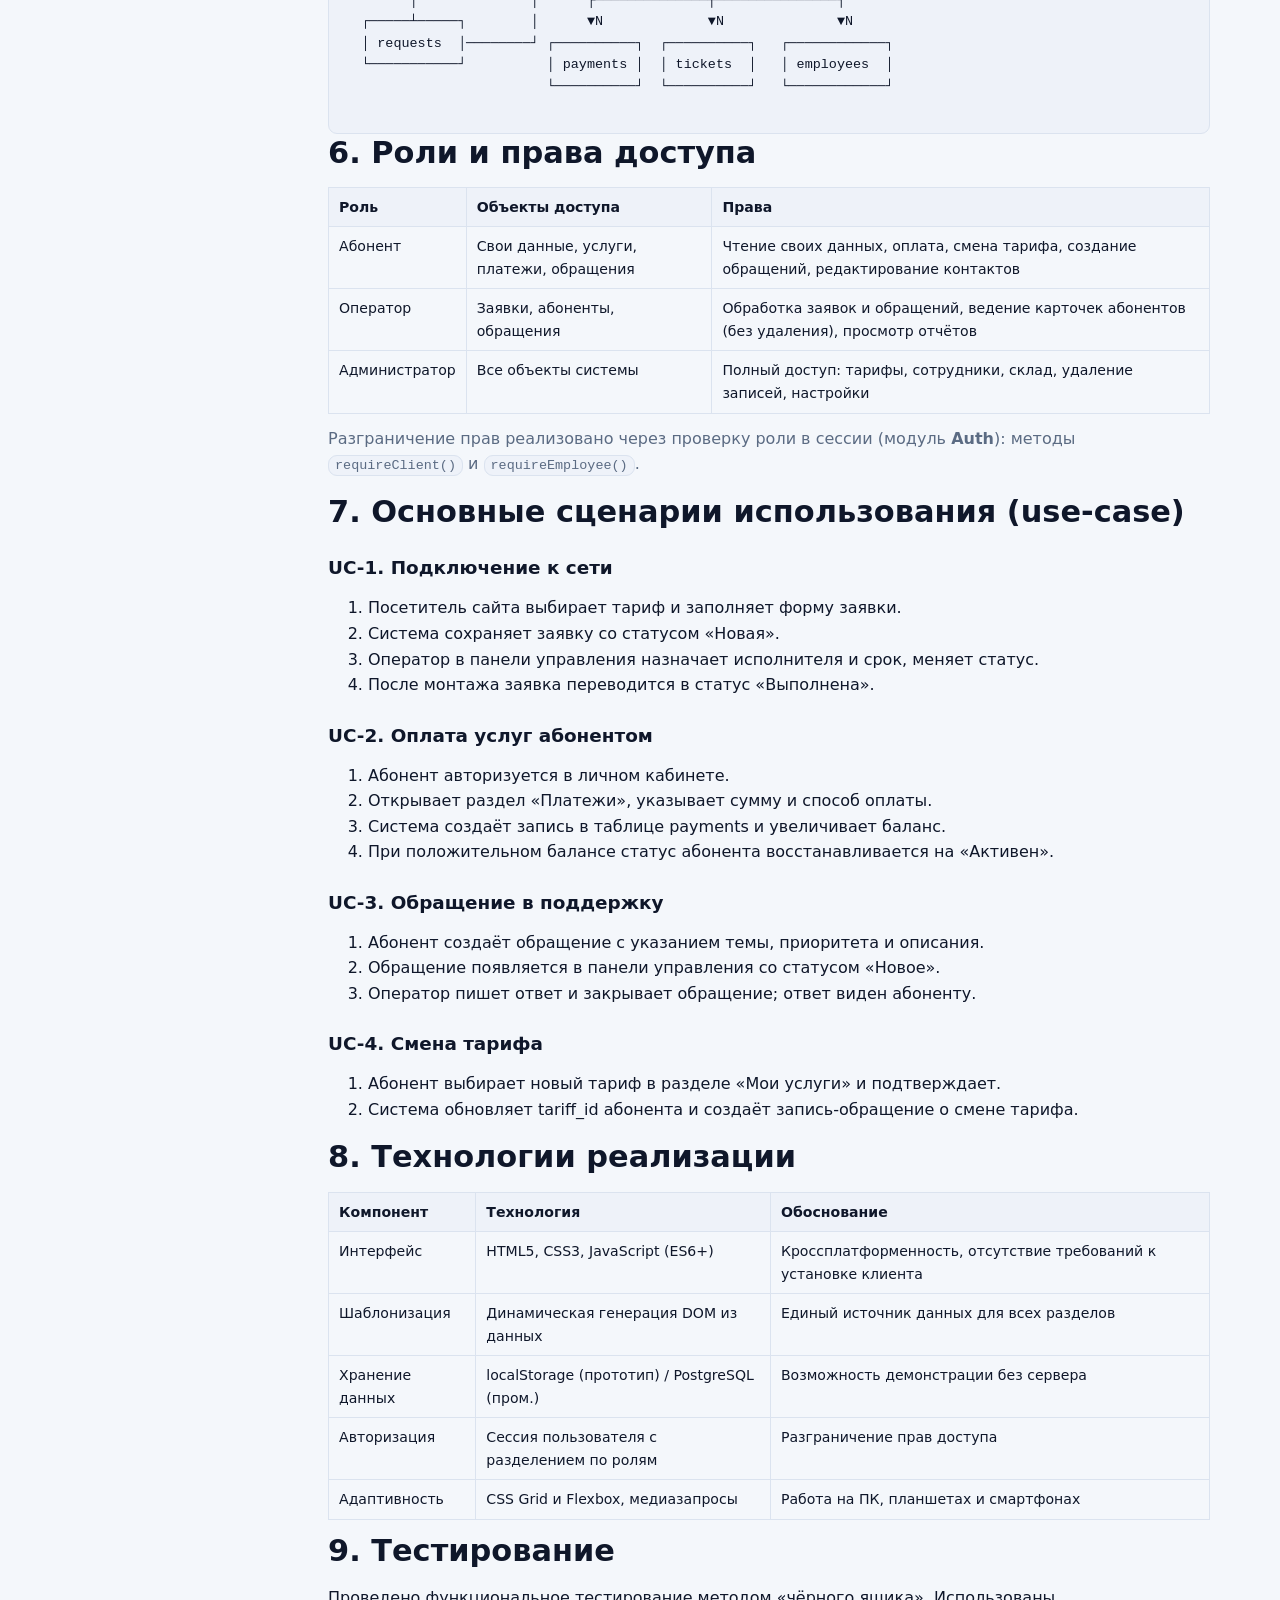
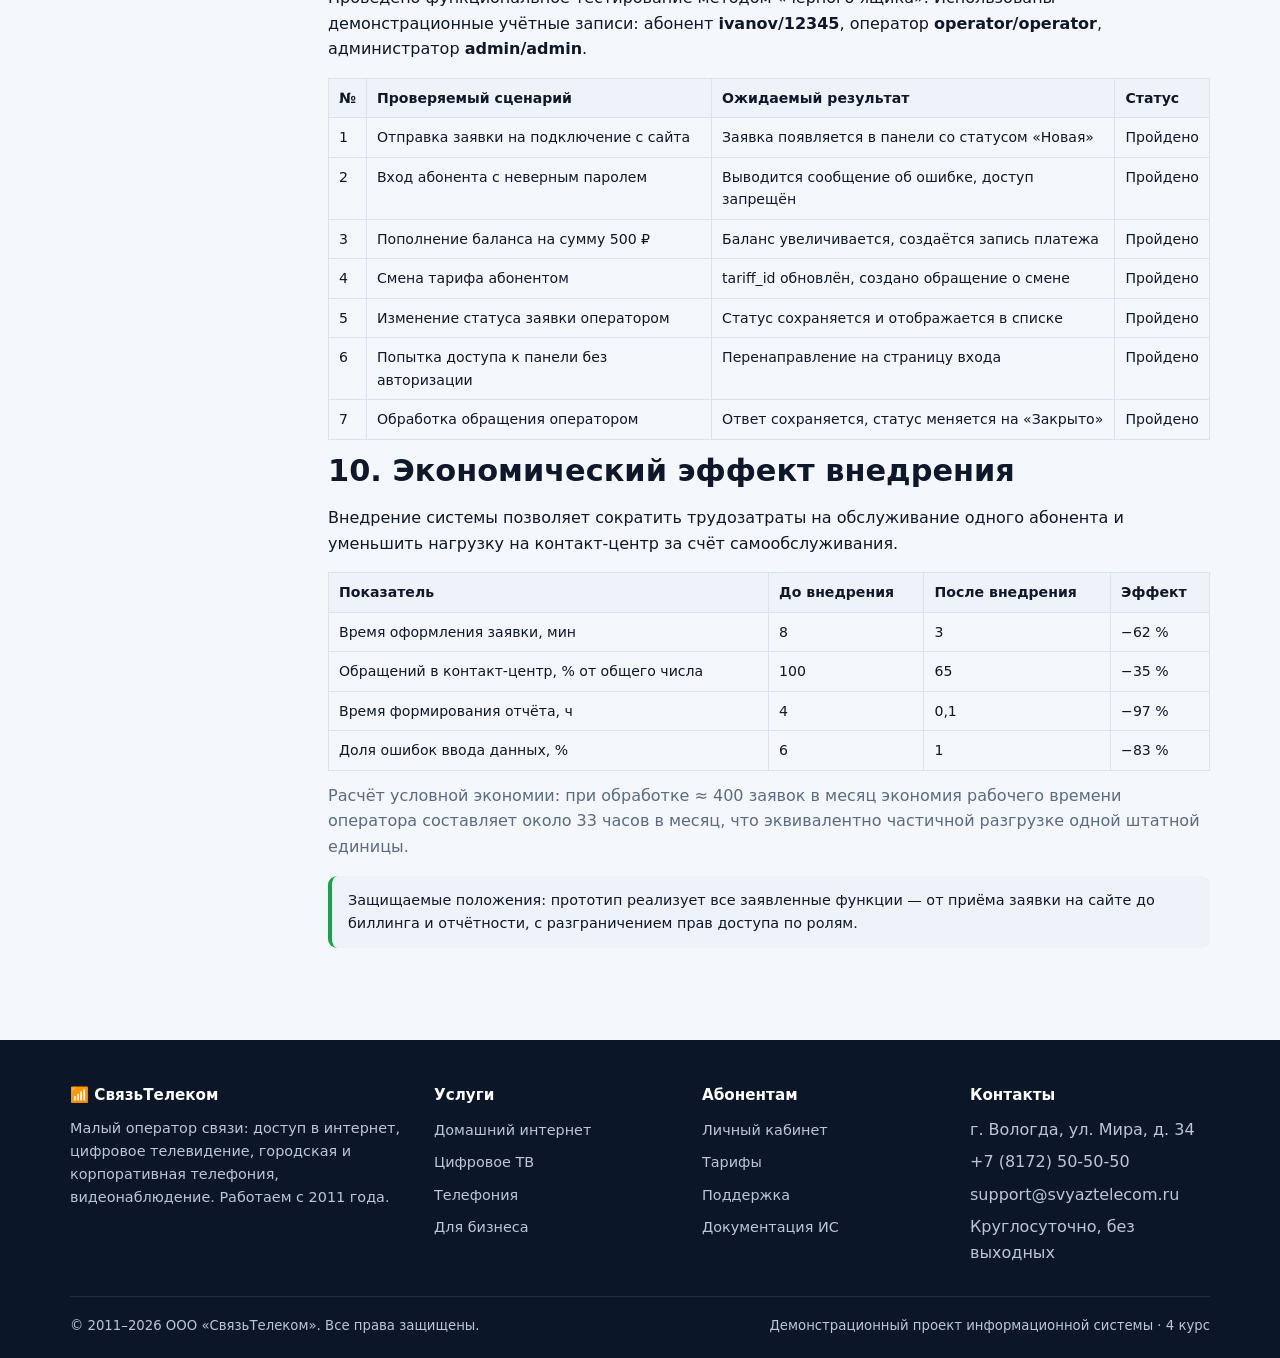
<file: docs.html>
<!DOCTYPE html>
<html lang="ru">
<head>
  <meta charset="UTF-8">
  <meta name="viewport" content="width=device-width, initial-scale=1.0">
  <title>Документация информационной системы — СвязьТелеком</title>
  <link rel="stylesheet" href="css/style.css">
  <link rel="icon" href="data:image/svg+xml,<svg xmlns='http://www.w3.org/2000/svg' viewBox='0 0 100 100'><text y='.9em' font-size='90'>📶</text></svg>">
  <style>
    .doc-nav { position: sticky; top: calc(var(--header-h) + 16px); }
    .doc-nav a { display: block; padding: 7px 10px; border-radius: 7px; color: var(--text-2); font-size: .9rem; }
    .doc-nav a:hover { background: var(--surface-2); color: var(--text); text-decoration: none; }
    .doc-layout { display: grid; grid-template-columns: 230px 1fr; gap: 28px; align-items: start; }
    @media (max-width: 900px) { .doc-layout { grid-template-columns: 1fr; } .doc-nav { position: static; } }
    .doc h3 { margin-top: 1.4em; }
    .doc table { width: 100%; border-collapse: collapse; font-size: .88rem; margin: 12px 0; }
    .doc th, .doc td { border: 1px solid var(--border); padding: 8px 10px; text-align: left; vertical-align: top; }
    .doc th { background: var(--surface-2); }
  </style>
</head>
<body>

  <header class="site-header" data-header="docs"></header>

  <section class="section" style="padding-top:28px">
    <div class="wrap doc-layout">

      <aside class="doc-nav">
        <div class="card" style="padding:14px">
          <div class="side__name mb-2">Содержание</div>
          <a href="#t1">1. Общие сведения</a>
          <a href="#t2">2. Назначение и цели</a>
          <a href="#t3">3. Функциональные требования</a>
          <a href="#t4">4. Архитектура системы</a>
          <a href="#t5">5. Модель данных</a>
          <a href="#t6">6. Роли и права доступа</a>
          <a href="#t7">7. Сценарии использования</a>
          <a href="#t8">8. Технологии реализации</a>
          <a href="#t9">9. Тестирование</a>
          <a href="#t10">10. Экономический эффект</a>
        </div>
      </aside>

      <div class="doc">
        <h1>Проектирование информационной системы малого предприятия связи</h1>
        <p class="muted">Документация к демонстрационному прототипу ИС «СвязьТелеком».
           Материал предназначен для пояснительной записки курсовой работы.</p>

        <div class="notice no-print">
          🔎 Это техническая документация ИС. Чтобы опробовать систему:
          <a href="login.html">войти</a> как абонент (<b>ivanov / 12345</b>) или
          как администратор (<b>admin / admin</b>).
          <button class="btn btn--sm btn--ghost" onclick="window.print()">🖨 Печать / PDF</button>
        </div>

        <h2 id="t1">1. Общие сведения</h2>
        <p>Полное наименование: <b>«Информационная система малого предприятия связи
           ООО "СвязьТелеком"»</b>. Система представляет собой веб-приложение, автоматизирующее
           деятельность оператора связи по обслуживанию абонентов.</p>
        <dl class="kv">
          <dt>Заказчик</dt><dd>ООО «СвязьТелеком», малый оператор связи</dd>
          <dt>Пользователи</dt><dd>Абоненты, операторы контакт-центра, техническая служба, администратор</dd>
          <dt>Режим работы</dt><dd>Круглосуточно, 7 дней в неделю</dd>
          <dt>Тип системы</dt><dd>Клиент-серверное веб-приложение (3-звенная архитектура)</dd>
        </dl>

        <h2 id="t2">2. Назначение и цели создания</h2>
        <p><b>Назначение:</b> повышение эффективности работы малого предприятия связи за счёт
           автоматизации учёта абонентов, тарифов, заявок и обращений, а также организации
           самостоятельного обслуживания абонентов через личный кабинет.</p>
        <p><b>Цели:</b></p>
        <ul>
          <li>создание единой базы данных абонентов и подключённых услуг;</li>
          <li>автоматизация приёма и обработки заявок на подключение и обращений в поддержку;</li>
          <li>организация расчётного учёта (биллинга) и контроля платежей;</li>
          <li>снижение нагрузки на контакт-центр за счёт самообслуживания абонентов;</li>
          <li>обеспечение руководства оперативной отчётностью.</li>
        </ul>

        <h2 id="t3">3. Функциональные требования</h2>
        <h3>3.1. Подсистема «Публичный сайт»</h3>
        <ul>
          <li>отображение информации об услугах и тарифных планах;</li>
          <li>оформление заявки на подключение с сохранением её в базе данных;</li>
          <li>форма обратной связи (попадает в базу обращений).</li>
        </ul>
        <h3>3.2. Подсистема «Личный кабинет абонента»</h3>
        <ul>
          <li>авторизация абонента по логину и паролю;</li>
          <li>просмотр текущего тарифа, баланса, истории платежей;</li>
          <li>оплата услуг и пополнение лицевого счёта;</li>
          <li>смена тарифного плана;</li>
          <li>создание и отслеживание обращений в поддержку;</li>
          <li>редактирование контактных данных.</li>
        </ul>
        <h3>3.3. Подсистема «Панель управления (АРМ оператора)»</h3>
        <ul>
          <li>сводный дашборд с ключевыми показателями;</li>
          <li>обработка заявок: изменение статуса, назначение исполнителя, сроки;</li>
          <li>ведение карточек абонентов (создание, редактирование, блокировка);</li>
          <li>обработка обращений и подготовка ответов;</li>
          <li>управление тарифными планами;</li>
          <li>учёт абонентского оборудования на складе;</li>
          <li>формирование отчётов и экспорт на печать (PDF).</li>
        </ul>

        <h2 id="t4">4. Архитектура системы</h2>
        <p>Система построена по трёхзвенной (three-tier) архитектуре:</p>
        <dl class="kv">
          <dt>Уровень представления</dt><dd>HTML5, CSS3, JavaScript — страницы сайта, личного кабинета и панели управления (адаптивный интерфейс).</dd>
          <dt>Уровень логики</dt><dd>Модули <span class="code" style="display:inline;padding:2px 6px">data.js</span> (модель и доступ к данным), <span class="code" style="display:inline;padding:2px 6px">app.js</span>, <span class="code" style="display:inline;padding:2px 6px">cabinet.js</span>, <span class="code" style="display:inline;padding:2px 6px">admin.js</span> — реализация бизнес-правил, авторизации и обработки данных.</dd>
          <dt>Уровень данных</dt><dd>Реляционная база данных (в прототипе имитируется хранилищем localStorage браузера; в промышленной версии — СУБД PostgreSQL/MySQL, доступ через REST API).</dd>
        </dl>
        <div class="code">
Клиент (браузер)                Приложение                    Данные
┌────────────────┐   HTTP    ┌──────────────────────┐   SQL   ┌──────────────┐
│  Публичный сайт│ ────────► │  Сервер приложений   │ ──────► │  СУБД        │
│  Личный кабинет│ ◄──────── │  (бизнес-логика, API)│ ◄────── │  PostgreSQL  │
│  Панель управл.│    JSON   │  auth / биллинг      │         │  (таблицы)   │
└────────────────┘           └──────────────────────┘         └──────────────┘
        </div>
        <p class="muted">В демонстрационном прототипе роль сервера приложений и СУБД выполняет
           слой <b>Store</b> из модуля data.js, что позволяет показать полный функционал без
           развёртывания инфраструктуры.</p>

        <h2 id="t5">5. Модель данных</h2>
        <p>База данных включает следующие отношения (таблицы). Первичные ключи выделены
           подчёркиванием в описании.</p>

        <table>
          <tr><th>Таблица</th><th>Назначение</th><th>Основные атрибуты</th></tr>
          <tr><td><b>clients</b><br>Абоненты</td><td>Реестр абонентов и их услуг</td>
              <td><u>id</u>, login, password, fio, phone, email, address, tariff_id, balance, status, connected_at, account</td></tr>
          <tr><td><b>tariffs</b><br>Тарифы</td><td>Справочник тарифных планов</td>
              <td><u>id</u>, code, name, speed, tv, price, type, desc, popular, active</td></tr>
          <tr><td><b>requests</b><br>Заявки</td><td>Заявки на подключение и сервис</td>
              <td><u>id</u>, client_id, tariff_id, fio, phone, address, text, status, created_at, due_date, assignee</td></tr>
          <tr><td><b>payments</b><br>Платежи</td><td>История платежей абонентов</td>
              <td><u>id</u>, client_id, amount, method, status, created_at</td></tr>
          <tr><td><b>tickets</b><br>Обращения</td><td>Обращения в техподдержку</td>
              <td><u>id</u>, client_id, subject, text, status, priority, created_at, answer</td></tr>
          <tr><td><b>equipment</b><br>Оборудование</td><td>Склад абонентского оборудования</td>
              <td><u>id</u>, name, model, qty, price, unit</td></tr>
          <tr><td><b>employees</b><br>Сотрудники</td><td>Пользователи ИС (персонал) и их роли</td>
              <td><u>id</u>, login, password, fio, role, position</td></tr>
        </table>

        <h3>Связи между таблицами</h3>
        <ul>
          <li>clients.tariff_id → tariffs.id (многие к одному) — абонент обслуживается по одному тарифу;</li>
          <li>requests.client_id → clients.id (многие к одному, может быть не заполнено для новых заявителей);</li>
          <li>requests.tariff_id → tariffs.id;</li>
          <li>payments.client_id → clients.id;</li>
          <li>tickets.client_id → clients.id.</li>
        </ul>
        <div class="code">
ER-диаграмма (упрощённо)

  ┌───────────┐         ┌───────────┐
  │  tariffs  │◄───────┐│  clients  │
  └───────────┘        │└─────┬─────┘
        ▲              │      │1
        │              │      ├──────────────┬───────────────┐
  ┌─────┴─────┐        │      ▼N             ▼N              ▼N
  │ requests  │────────┘ ┌──────────┐  ┌──────────┐   ┌────────────┐
  └───────────┘          │ payments │  │ tickets  │   │ employees  │
                         └──────────┘  └──────────┘   └────────────┘
        </div>

        <h2 id="t6">6. Роли и права доступа</h2>
        <table>
          <tr><th>Роль</th><th>Объекты доступа</th><th>Права</th></tr>
          <tr><td>Абонент</td><td>Свои данные, услуги, платежи, обращения</td>
              <td>Чтение своих данных, оплата, смена тарифа, создание обращений, редактирование контактов</td></tr>
          <tr><td>Оператор</td><td>Заявки, абоненты, обращения</td>
              <td>Обработка заявок и обращений, ведение карточек абонентов (без удаления), просмотр отчётов</td></tr>
          <tr><td>Администратор</td><td>Все объекты системы</td>
              <td>Полный доступ: тарифы, сотрудники, склад, удаление записей, настройки</td></tr>
        </table>
        <p class="muted">Разграничение прав реализовано через проверку роли в сессии
           (модуль <b>Auth</b>): методы <span class="code" style="display:inline;padding:2px 6px">requireClient()</span> и
           <span class="code" style="display:inline;padding:2px 6px">requireEmployee()</span>.</p>

        <h2 id="t7">7. Основные сценарии использования (use-case)</h2>
        <h3>UC-1. Подключение к сети</h3>
        <ol>
          <li>Посетитель сайта выбирает тариф и заполняет форму заявки.</li>
          <li>Система сохраняет заявку со статусом «Новая».</li>
          <li>Оператор в панели управления назначает исполнителя и срок, меняет статус.</li>
          <li>После монтажа заявка переводится в статус «Выполнена».</li>
        </ol>
        <h3>UC-2. Оплата услуг абонентом</h3>
        <ol>
          <li>Абонент авторизуется в личном кабинете.</li>
          <li>Открывает раздел «Платежи», указывает сумму и способ оплаты.</li>
          <li>Система создаёт запись в таблице payments и увеличивает баланс.</li>
          <li>При положительном балансе статус абонента восстанавливается на «Активен».</li>
        </ol>
        <h3>UC-3. Обращение в поддержку</h3>
        <ol>
          <li>Абонент создаёт обращение с указанием темы, приоритета и описания.</li>
          <li>Обращение появляется в панели управления со статусом «Новое».</li>
          <li>Оператор пишет ответ и закрывает обращение; ответ виден абоненту.</li>
        </ol>
        <h3>UC-4. Смена тарифа</h3>
        <ol>
          <li>Абонент выбирает новый тариф в разделе «Мои услуги» и подтверждает.</li>
          <li>Система обновляет tariff_id абонента и создаёт запись-обращение о смене тарифа.</li>
        </ol>

        <h2 id="t8">8. Технологии реализации</h2>
        <table>
          <tr><th>Компонент</th><th>Технология</th><th>Обоснование</th></tr>
          <tr><td>Интерфейс</td><td>HTML5, CSS3, JavaScript (ES6+)</td><td>Кроссплатформенность, отсутствие требований к установке клиента</td></tr>
          <tr><td>Шаблонизация</td><td>Динамическая генерация DOM из данных</td><td>Единый источник данных для всех разделов</td></tr>
          <tr><td>Хранение данных</td><td>localStorage (прототип) / PostgreSQL (пром.)</td><td>Возможность демонстрации без сервера</td></tr>
          <tr><td>Авторизация</td><td>Сессия пользователя с разделением по ролям</td><td>Разграничение прав доступа</td></tr>
          <tr><td>Адаптивность</td><td>CSS Grid и Flexbox, медиазапросы</td><td>Работа на ПК, планшетах и смартфонах</td></tr>
        </table>

        <h2 id="t9">9. Тестирование</h2>
        <p>Проведено функциональное тестирование методом «чёрного ящика». Использованы
           демонстрационные учётные записи: абонент <b>ivanov/12345</b>,
           оператор <b>operator/operator</b>, администратор <b>admin/admin</b>.</p>
        <table>
          <tr><th>№</th><th>Проверяемый сценарий</th><th>Ожидаемый результат</th><th>Статус</th></tr>
          <tr><td>1</td><td>Отправка заявки на подключение с сайта</td><td>Заявка появляется в панели со статусом «Новая»</td><td>Пройдено</td></tr>
          <tr><td>2</td><td>Вход абонента с неверным паролем</td><td>Выводится сообщение об ошибке, доступ запрещён</td><td>Пройдено</td></tr>
          <tr><td>3</td><td>Пополнение баланса на сумму 500 ₽</td><td>Баланс увеличивается, создаётся запись платежа</td><td>Пройдено</td></tr>
          <tr><td>4</td><td>Смена тарифа абонентом</td><td>tariff_id обновлён, создано обращение о смене</td><td>Пройдено</td></tr>
          <tr><td>5</td><td>Изменение статуса заявки оператором</td><td>Статус сохраняется и отображается в списке</td><td>Пройдено</td></tr>
          <tr><td>6</td><td>Попытка доступа к панели без авторизации</td><td>Перенаправление на страницу входа</td><td>Пройдено</td></tr>
          <tr><td>7</td><td>Обработка обращения оператором</td><td>Ответ сохраняется, статус меняется на «Закрыто»</td><td>Пройдено</td></tr>
        </table>

        <h2 id="t10">10. Экономический эффект внедрения</h2>
        <p>Внедрение системы позволяет сократить трудозатраты на обслуживание одного абонента
           и уменьшить нагрузку на контакт-центр за счёт самообслуживания.</p>
        <table>
          <tr><th>Показатель</th><th>До внедрения</th><th>После внедрения</th><th>Эффект</th></tr>
          <tr><td>Время оформления заявки, мин</td><td>8</td><td>3</td><td>−62 %</td></tr>
          <tr><td>Обращений в контакт-центр, % от общего числа</td><td>100</td><td>65</td><td>−35 %</td></tr>
          <tr><td>Время формирования отчёта, ч</td><td>4</td><td>0,1</td><td>−97 %</td></tr>
          <tr><td>Доля ошибок ввода данных, %</td><td>6</td><td>1</td><td>−83 %</td></tr>
        </table>
        <p class="muted">Расчёт условной экономии: при обработке ≈ 400 заявок в месяц экономия
           рабочего времени оператора составляет около 33 часов в месяц, что эквивалентно
           частичной разгрузке одной штатной единицы.</p>

        <div class="notice notice--ok">
          Защищаемые положения: прототип реализует все заявленные функции — от приёма заявки на
          сайте до биллинга и отчётности, с разграничением прав доступа по ролям.
        </div>
      </div>
    </div>
  </section>

  <footer class="site-footer" data-footer></footer>

  <script src="js/data.js"></script>
  <script src="js/app.js"></script>
</body>
</html>
</file>
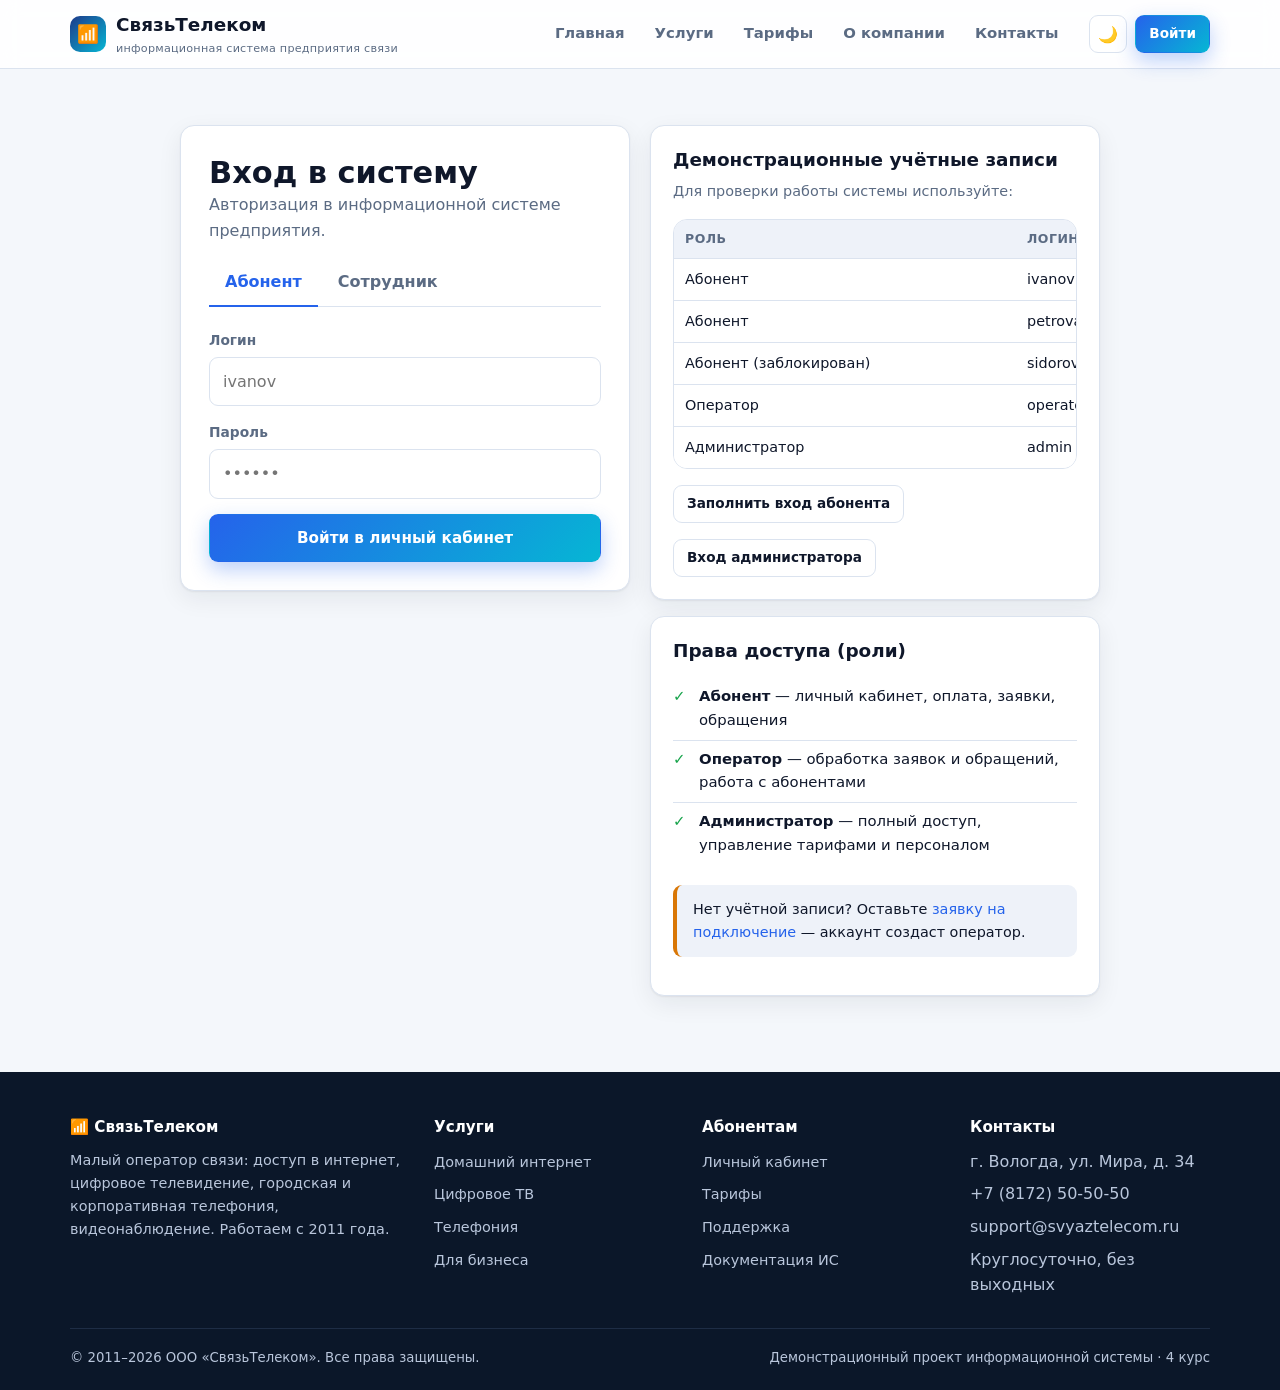
<file: login.html>
<!DOCTYPE html>
<html lang="ru">
<head>
  <meta charset="UTF-8">
  <meta name="viewport" content="width=device-width, initial-scale=1.0">
  <title>Вход в систему — СвязьТелеком</title>
  <link rel="stylesheet" href="css/style.css">
  <link rel="icon" href="data:image/svg+xml,<svg xmlns='http://www.w3.org/2000/svg' viewBox='0 0 100 100'><text y='.9em' font-size='90'>📶</text></svg>">
</head>
<body>

  <header class="site-header" data-header="login"></header>

  <section class="section">
    <div class="wrap" style="max-width:960px">
      <div class="grid grid-2" style="align-items:start">

        <div class="card card--pad-lg">
          <h2 class="mb-0">Вход в систему</h2>
          <p class="muted">Авторизация в информационной системе предприятия.</p>

          <div data-tabs>
            <div class="tabs">
              <button class="tab is-active" data-tab="client">Абонент</button>
              <button class="tab" data-tab="staff">Сотрудник</button>
            </div>
          </div>

          <div>
            <!-- Вход абонента -->
            <div class="tab-panel is-active" data-panel="client">
              <form id="loginClientForm" novalidate>
                <div class="field">
                  <label class="field__label" for="c-login">Логин</label>
                  <input class="input" id="c-login" name="login" autocomplete="username" placeholder="ivanov" required>
                </div>
                <div class="field">
                  <label class="field__label" for="c-pass">Пароль</label>
                  <input class="input" id="c-pass" name="password" type="password" autocomplete="current-password" placeholder="••••••" required>
                </div>
                <button class="btn btn--primary btn--block" type="submit">Войти в личный кабинет</button>
              </form>
            </div>

            <!-- Вход сотрудника -->
            <div class="tab-panel" data-panel="staff">
              <form id="loginStaffForm" novalidate>
                <div class="field">
                  <label class="field__label" for="s-login">Логин сотрудника</label>
                  <input class="input" id="s-login" name="login" autocomplete="username" placeholder="operator" required>
                </div>
                <div class="field">
                  <label class="field__label" for="s-pass">Пароль</label>
                  <input class="input" id="s-pass" name="password" type="password" autocomplete="current-password" placeholder="••••••" required>
                </div>
                <button class="btn btn--primary btn--block" type="submit">Войти в панель управления</button>
              </form>
            </div>
          </div>

          <div id="loginError" class="notice notice--err hidden mt-2 mb-0"></div>
        </div>

        <div>
          <div class="card mb-2">
            <h3>Демонстрационные учётные записи</h3>
            <p class="muted" style="font-size:.9rem">Для проверки работы системы используйте:</p>
            <div class="table-wrap">
              <table class="table table--compact">
                <thead><tr><th>Роль</th><th>Логин</th><th>Пароль</th></tr></thead>
                <tbody>
                  <tr><td>Абонент</td><td>ivanov</td><td>12345</td></tr>
                  <tr><td>Абонент</td><td>petrova</td><td>12345</td></tr>
                  <tr><td>Абонент (заблокирован)</td><td>sidorov</td><td>12345</td></tr>
                  <tr><td>Оператор</td><td>operator</td><td>operator</td></tr>
                  <tr><td>Администратор</td><td>admin</td><td>admin</td></tr>
                </tbody>
              </table>
            </div>
            <button class="btn btn--sm btn--ghost mt-2" id="fillClient">Заполнить вход абонента</button>
            <button class="btn btn--sm btn--ghost mt-2" id="fillStaff">Вход администратора</button>
          </div>

          <div class="card">
            <h3>Права доступа (роли)</h3>
            <ul class="tariff__list">
              <li><b>Абонент</b> — личный кабинет, оплата, заявки, обращения</li>
              <li><b>Оператор</b> — обработка заявок и обращений, работа с абонентами</li>
              <li><b>Администратор</b> — полный доступ, управление тарифами и персоналом</li>
            </ul>
            <div class="notice notice--warn mb-0">Нет учётной записи? Оставьте
              <a href="index.html#connect">заявку на подключение</a> — аккаунт создаст оператор.</div>
          </div>
        </div>

      </div>
    </div>
  </section>

  <footer class="site-footer" data-footer></footer>

  <script src="js/data.js"></script>
  <script src="js/app.js"></script>
  <script>
    document.addEventListener("DOMContentLoaded", function () {
      // Если открыт с ?role=admin — сразу показать вкладку сотрудника
      if (new URLSearchParams(location.search).get("role") === "admin") {
        document.querySelector('[data-tab="staff"]').click();
      }

      function fail(msg) {
        const box = document.getElementById("loginError");
        box.textContent = msg;
        box.classList.remove("hidden");
      }

      document.getElementById("loginClientForm").addEventListener("submit", function (e) {
        e.preventDefault();
        const f = new FormData(e.target);
        const s = Auth.loginClient(f.get("login"), f.get("password"));
        if (!s) return fail("Неверный логин или пароль абонента. Попробуйте ivanov / 12345.");
        location.href = "cabinet.html";
      });

      document.getElementById("loginStaffForm").addEventListener("submit", function (e) {
        e.preventDefault();
        const f = new FormData(e.target);
        const s = Auth.loginEmployee(f.get("login"), f.get("password"));
        if (!s) return fail("Неверный логин или пароль сотрудника. Попробуйте admin / admin.");
        location.href = "admin.html";
      });

      document.getElementById("fillClient").addEventListener("click", function () {
        document.querySelector('[data-tab="client"]').click();
        document.getElementById("c-login").value = "ivanov";
        document.getElementById("c-pass").value = "12345";
        document.getElementById("loginError").classList.add("hidden");
      });

      document.getElementById("fillStaff").addEventListener("click", function () {
        document.querySelector('[data-tab="staff"]').click();
        document.getElementById("s-login").value = "admin";
        document.getElementById("s-pass").value = "admin";
        document.getElementById("loginError").classList.add("hidden");
      });
    });
  </script>
</body>
</html>
</file>
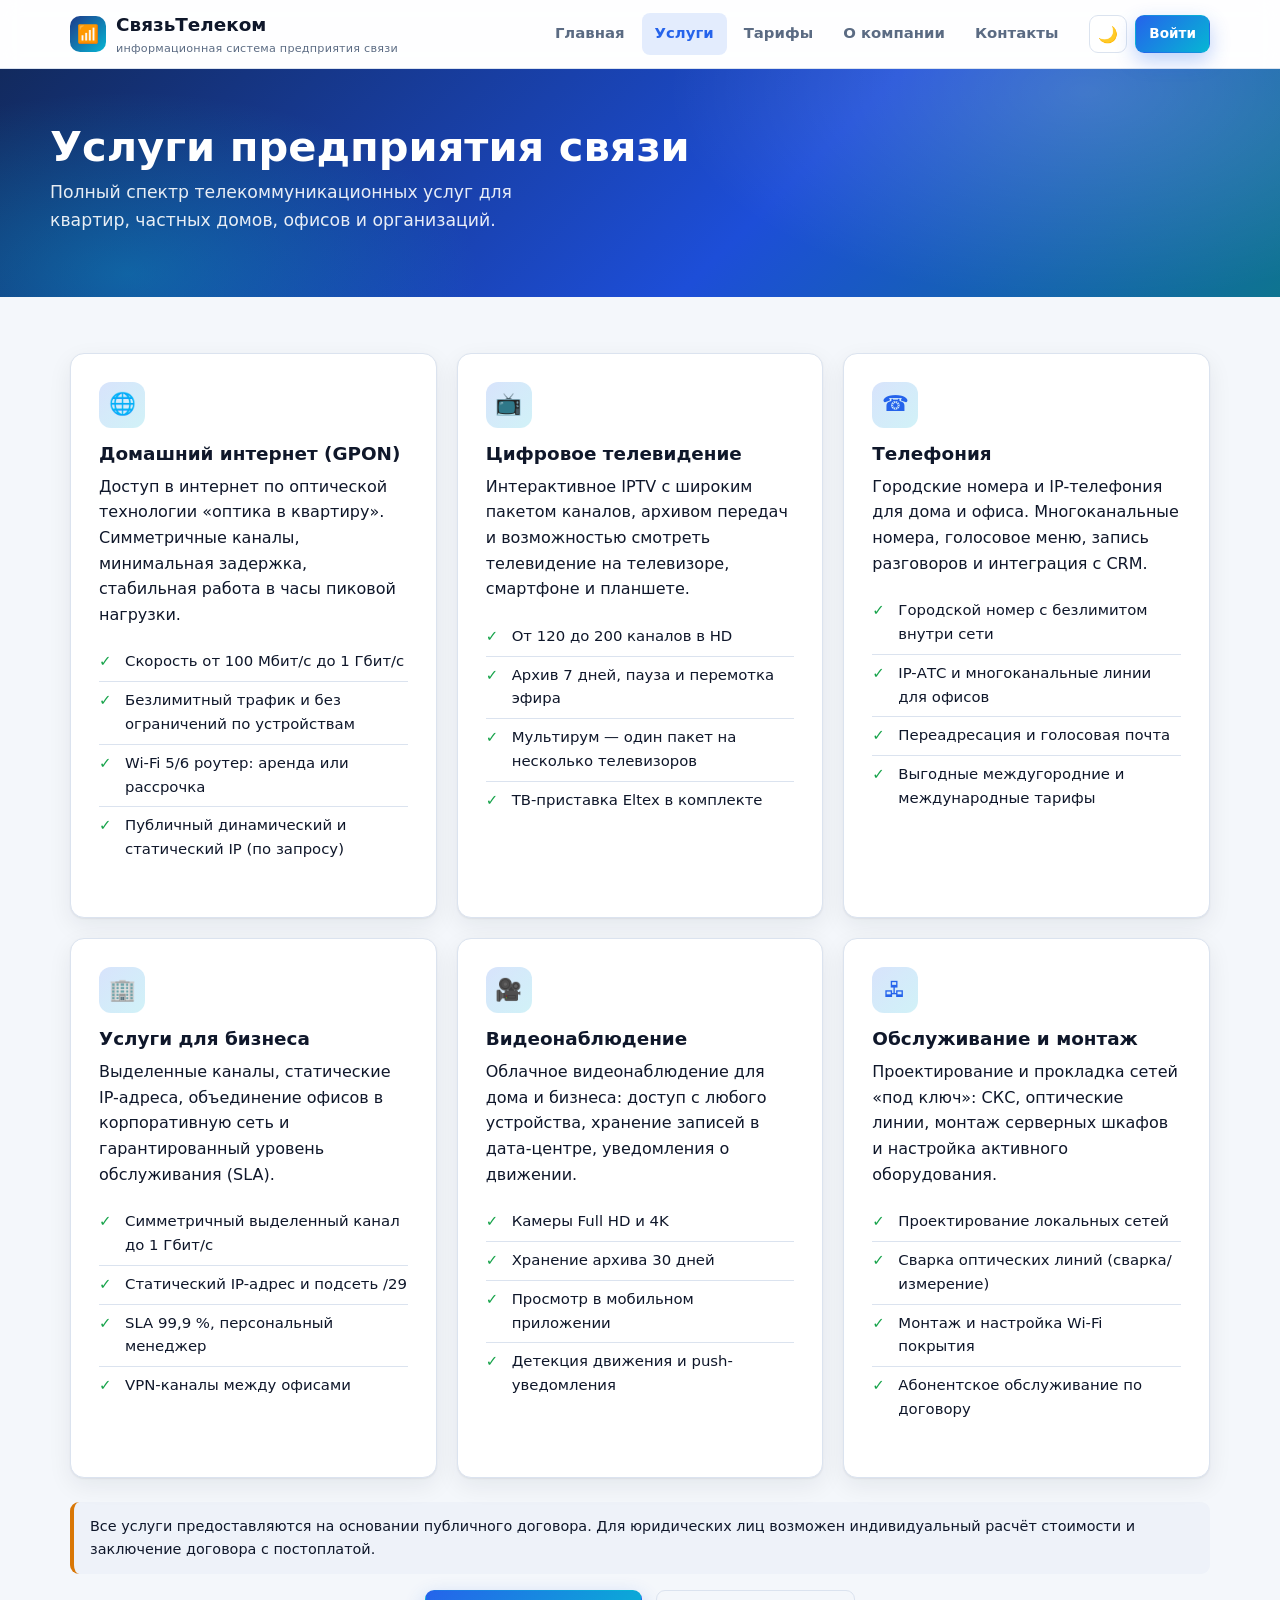
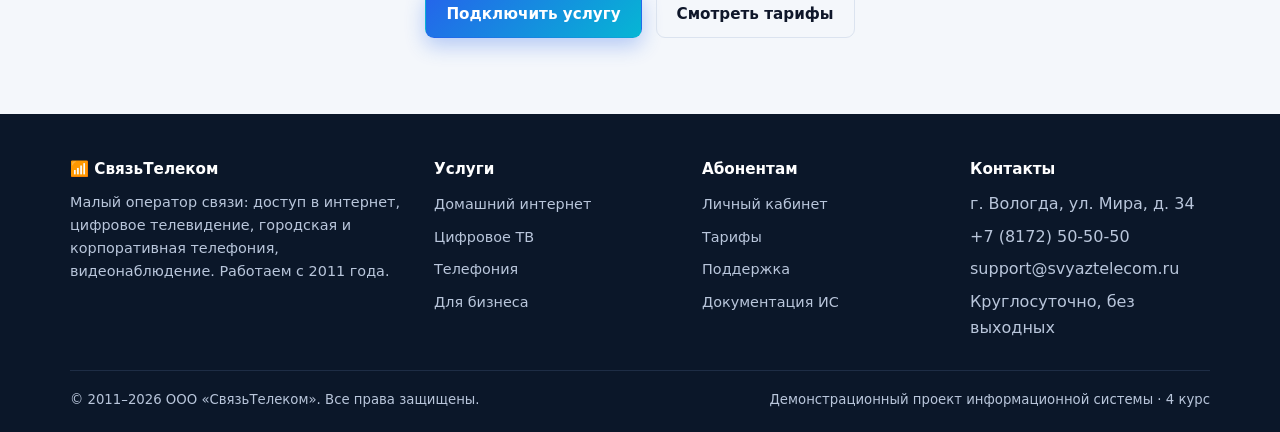
<file: services.html>
<!DOCTYPE html>
<html lang="ru">
<head>
  <meta charset="UTF-8">
  <meta name="viewport" content="width=device-width, initial-scale=1.0">
  <title>Услуги — СвязьТелеком</title>
  <meta name="description" content="Услуги связи: домашний интернет, цифровое телевидение, телефония, видеонаблюдение, решения для бизнеса.">
  <link rel="stylesheet" href="css/style.css">
  <link rel="icon" href="data:image/svg+xml,<svg xmlns='http://www.w3.org/2000/svg' viewBox='0 0 100 100'><text y='.9em' font-size='90'>📶</text></svg>">
</head>
<body>

  <header class="site-header" data-header="services"></header>

  <section class="hero" style="background:linear-gradient(135deg,#122a5e,#1d4ed8 60%,#0e7490)">
    <div class="wrap hero__inner" style="padding:52px 0 46px">
      <h1>Услуги предприятия связи</h1>
      <p>Полный спектр телекоммуникационных услуг для квартир, частных домов, офисов и организаций.</p>
    </div>
  </section>

  <section class="section">
    <div class="wrap">
      <div class="grid grid-2">

        <div class="card card--pad-lg">
          <div class="card__icon">🌐</div>
          <h3>Домашний интернет (GPON)</h3>
          <p>Доступ в интернет по оптической технологии «оптика в квартиру». Симметричные каналы,
             минимальная задержка, стабильная работа в часы пиковой нагрузки.</p>
          <ul class="tariff__list">
            <li>Скорость от 100 Мбит/с до 1 Гбит/с</li>
            <li>Безлимитный трафик и без ограничений по устройствам</li>
            <li>Wi-Fi 5/6 роутер: аренда или рассрочка</li>
            <li>Публичный динамический и статический IP (по запросу)</li>
          </ul>
        </div>

        <div class="card card--pad-lg">
          <div class="card__icon">📺</div>
          <h3>Цифровое телевидение</h3>
          <p>Интерактивное IPTV с широким пакетом каналов, архивом передач и возможностью
             смотреть телевидение на телевизоре, смартфоне и планшете.</p>
          <ul class="tariff__list">
            <li>От 120 до 200 каналов в HD</li>
            <li>Архив 7 дней, пауза и перемотка эфира</li>
            <li>Мультирум — один пакет на несколько телевизоров</li>
            <li>ТВ-приставка Eltex в комплекте</li>
          </ul>
        </div>

        <div class="card card--pad-lg">
          <div class="card__icon">☎️</div>
          <h3>Телефония</h3>
          <p>Городские номера и IP-телефония для дома и офиса. Многоканальные номера,
             голосовое меню, запись разговоров и интеграция с CRM.</p>
          <ul class="tariff__list">
            <li>Городской номер с безлимитом внутри сети</li>
            <li>IP-АТС и многоканальные линии для офисов</li>
            <li>Переадресация и голосовая почта</li>
            <li>Выгодные междугородние и международные тарифы</li>
          </ul>
        </div>

        <div class="card card--pad-lg">
          <div class="card__icon">🏢</div>
          <h3>Услуги для бизнеса</h3>
          <p>Выделенные каналы, статические IP-адреса, объединение офисов в корпоративную сеть
             и гарантированный уровень обслуживания (SLA).</p>
          <ul class="tariff__list">
            <li>Симметричный выделенный канал до 1 Гбит/с</li>
            <li>Статический IP-адрес и подсеть /29</li>
            <li>SLA 99,9 %, персональный менеджер</li>
            <li>VPN-каналы между офисами</li>
          </ul>
        </div>

        <div class="card card--pad-lg">
          <div class="card__icon">🎥</div>
          <h3>Видеонаблюдение</h3>
          <p>Облачное видеонаблюдение для дома и бизнеса: доступ с любого устройства,
             хранение записей в дата-центре, уведомления о движении.</p>
          <ul class="tariff__list">
            <li>Камеры Full HD и 4K</li>
            <li>Хранение архива 30 дней</li>
            <li>Просмотр в мобильном приложении</li>
            <li>Детекция движения и push-уведомления</li>
          </ul>
        </div>

        <div class="card card--pad-lg">
          <div class="card__icon">🖧</div>
          <h3>Обслуживание и монтаж</h3>
          <p>Проектирование и прокладка сетей «под ключ»: СКС, оптические линии, монтаж
             серверных шкафов и настройка активного оборудования.</p>
          <ul class="tariff__list">
            <li>Проектирование локальных сетей</li>
            <li>Сварка оптических линий (сварка/измерение)</li>
            <li>Монтаж и настройка Wi-Fi покрытия</li>
            <li>Абонентское обслуживание по договору</li>
          </ul>
        </div>

      </div>

      <div class="notice notice--warn mt-3">
        Все услуги предоставляются на основании публичного договора. Для юридических лиц
        возможен индивидуальный расчёт стоимости и заключение договора с постоплатой.
      </div>

      <div class="row center" style="justify-content:center">
        <a class="btn btn--primary" href="index.html?tariff=2#connect">Подключить услугу</a>
        <a class="btn btn--ghost" href="tariffs.html">Смотреть тарифы</a>
      </div>
    </div>
  </section>

  <footer class="site-footer" data-footer></footer>

  <script src="js/data.js"></script>
  <script src="js/app.js"></script>
</body>
</html>
</file>
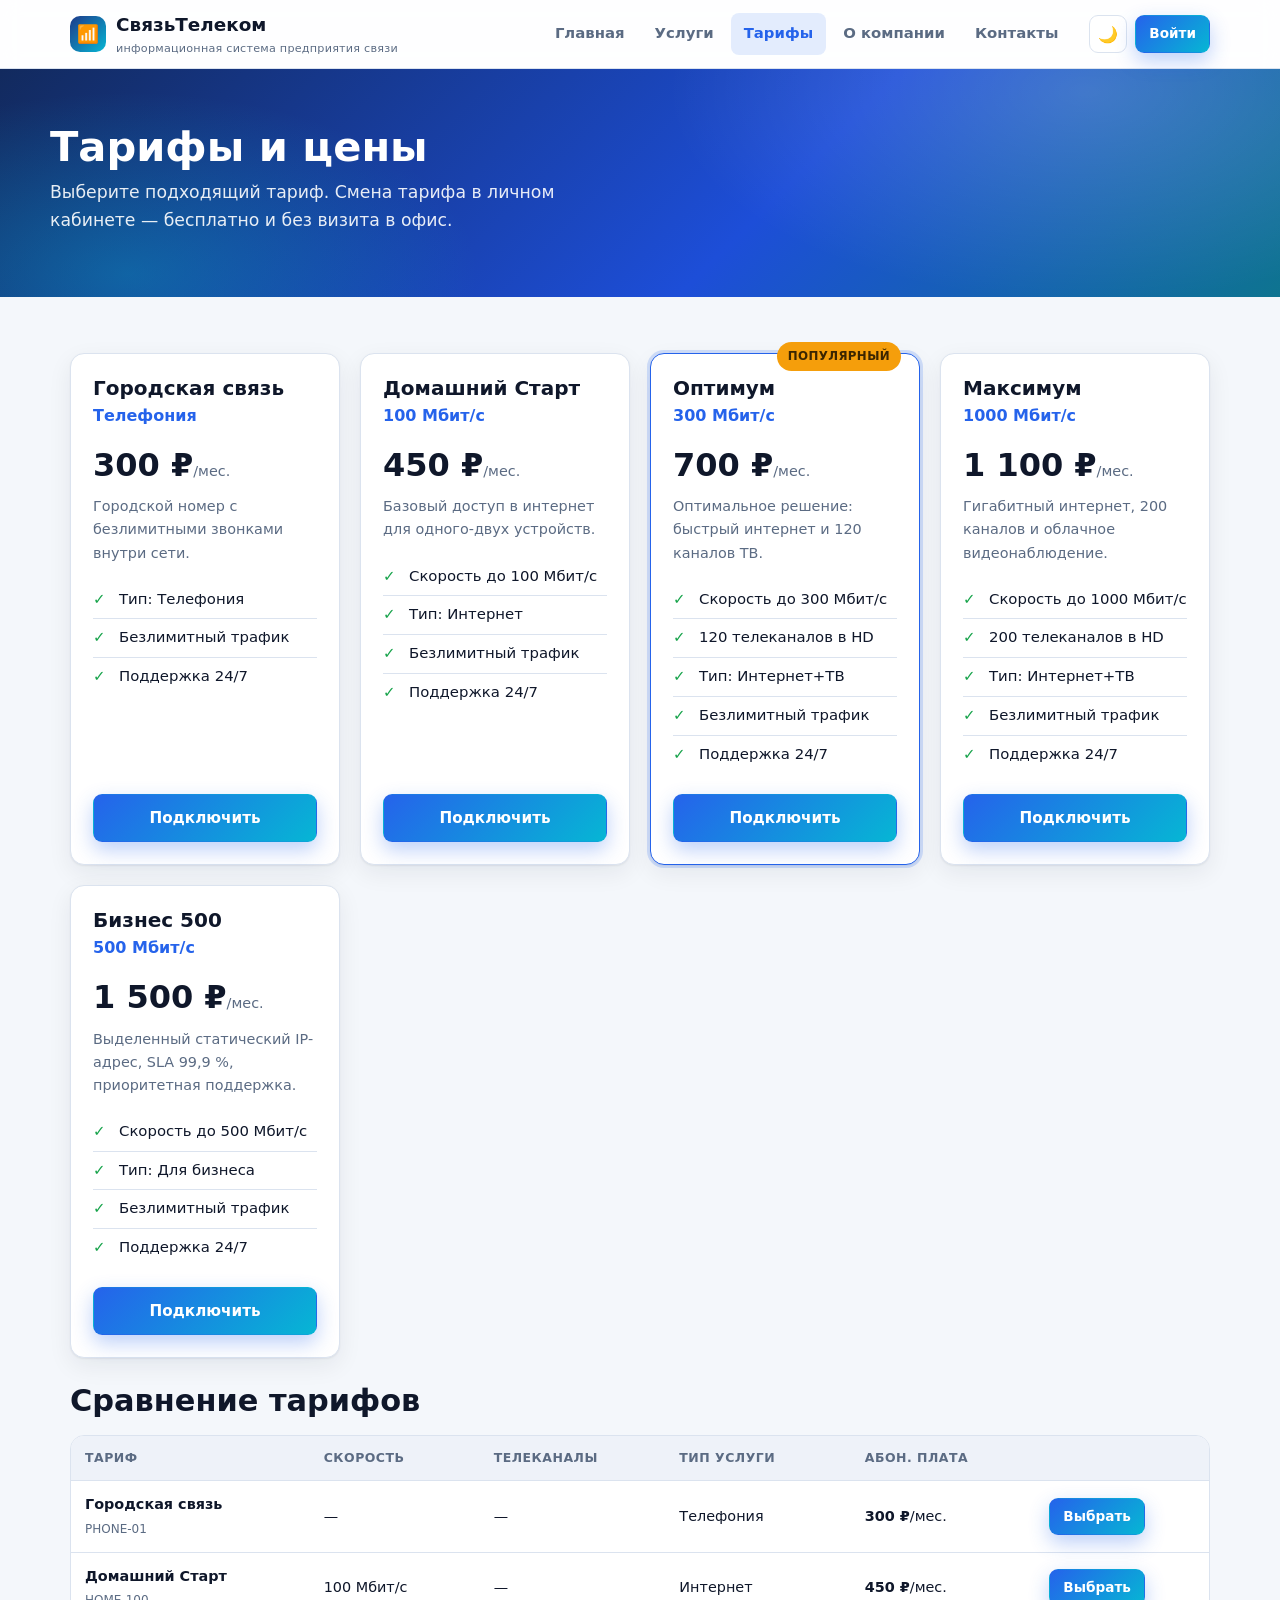
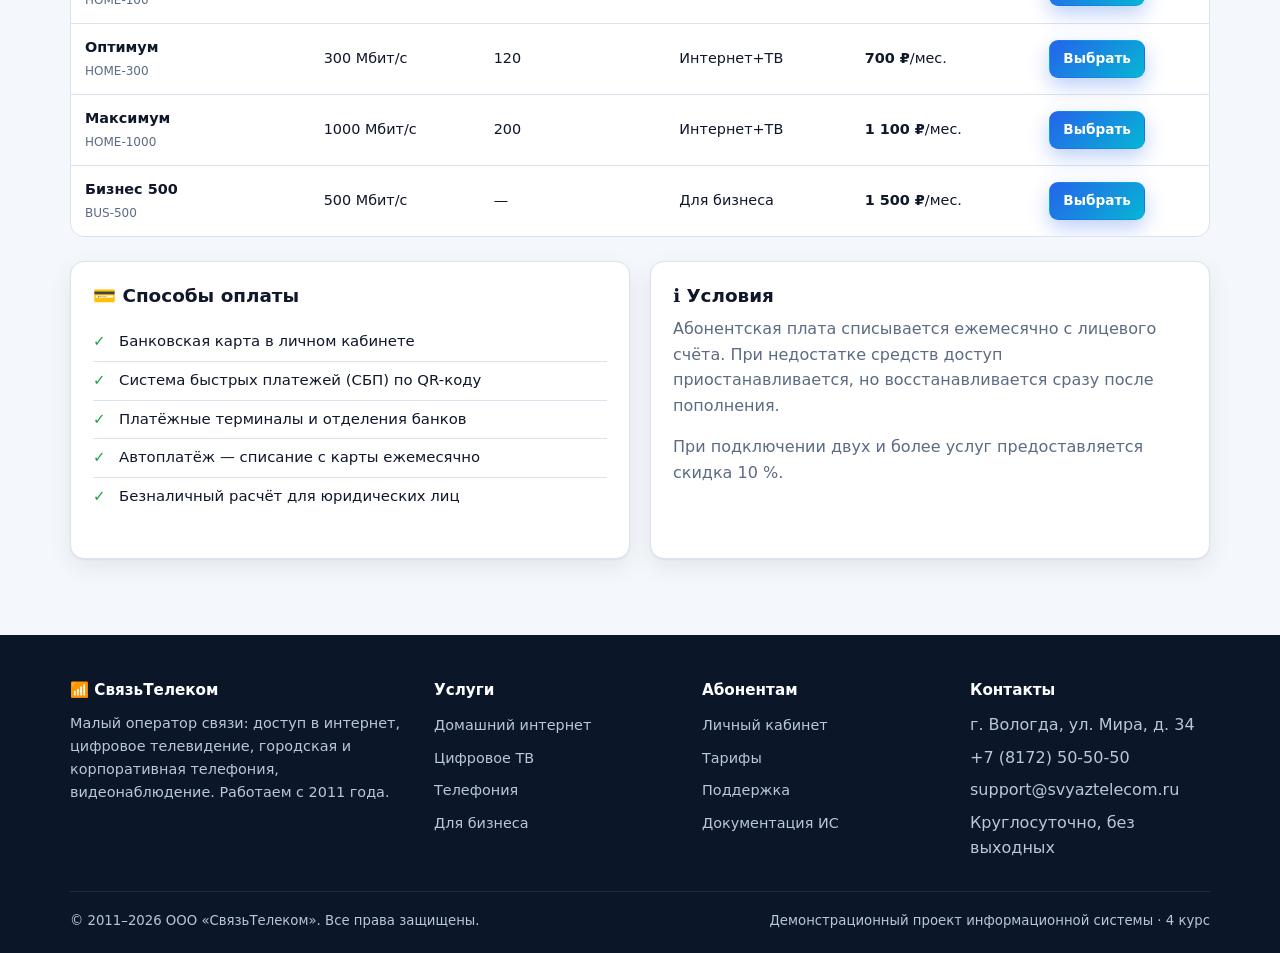
<file: tariffs.html>
<!DOCTYPE html>
<html lang="ru">
<head>
  <meta charset="UTF-8">
  <meta name="viewport" content="width=device-width, initial-scale=1.0">
  <title>Тарифы — СвязьТелеком</title>
  <meta name="description" content="Тарифы на интернет, телевидение и телефонию. Прозрачные цены, без скрытых платежей.">
  <link rel="stylesheet" href="css/style.css">
  <link rel="icon" href="data:image/svg+xml,<svg xmlns='http://www.w3.org/2000/svg' viewBox='0 0 100 100'><text y='.9em' font-size='90'>📶</text></svg>">
</head>
<body>

  <header class="site-header" data-header="tariffs"></header>

  <section class="hero" style="background:linear-gradient(135deg,#122a5e,#1d4ed8 60%,#0e7490)">
    <div class="wrap hero__inner" style="padding:52px 0 46px">
      <h1>Тарифы и цены</h1>
      <p>Выберите подходящий тариф. Смена тарифа в личном кабинете — бесплатно и без визита в офис.</p>
    </div>
  </section>

  <section class="section">
    <div class="wrap">
      <div class="grid grid-3" data-tariffs></div>

      <h2 class="mt-3">Сравнение тарифов</h2>
      <div class="table-wrap">
        <table class="table" id="tariffTable">
          <thead>
            <tr>
              <th>Тариф</th><th>Скорость</th><th>Телеканалы</th>
              <th>Тип услуги</th><th>Абон. плата</th><th></th>
            </tr>
          </thead>
          <tbody></tbody>
        </table>
      </div>

      <div class="grid grid-2 mt-3">
        <div class="card">
          <h3>💳 Способы оплаты</h3>
          <ul class="tariff__list">
            <li>Банковская карта в личном кабинете</li>
            <li>Система быстрых платежей (СБП) по QR-коду</li>
            <li>Платёжные терминалы и отделения банков</li>
            <li>Автоплатёж — списание с карты ежемесячно</li>
            <li>Безналичный расчёт для юридических лиц</li>
          </ul>
        </div>
        <div class="card">
          <h3>ℹ️ Условия</h3>
          <p class="muted">Абонентская плата списывается ежемесячно с лицевого счёта. При недостатке
             средств доступ приостанавливается, но восстанавливается сразу после пополнения.</p>
          <p class="muted mb-0">При подключении двух и более услуг предоставляется скидка 10 %.</p>
        </div>
      </div>
    </div>
  </section>

  <footer class="site-footer" data-footer></footer>

  <script src="js/data.js"></script>
  <script src="js/app.js"></script>
  <script>
    // Построение таблицы сравнения тарифов
    document.addEventListener("DOMContentLoaded", function () {
      const tbody = document.querySelector("#tariffTable tbody");
      Store.list("tariffs").filter((t) => t.active)
        .sort((a, b) => a.price - b.price)
        .forEach((t) => {
          const tr = document.createElement("tr");
          tr.innerHTML =
            "<td><b>" + App.esc(t.name) + "</b><br><small>" + App.esc(t.code) + "</small></td>" +
            "<td>" + (t.speed ? t.speed + " Мбит/с" : "—") + "</td>" +
            "<td>" + (t.tv ? t.tv : "—") + "</td>" +
            "<td>" + App.esc(t.type) + "</td>" +
            "<td><b>" + App.money(t.price) + "</b>/мес.</td>" +
            '<td><a class="btn btn--sm btn--primary" href="index.html?tariff=' + t.id + '#connect">Выбрать</a></td>';
          tbody.appendChild(tr);
        });
    });
  </script>
</body>
</html>
</file>
<file: css/style.css>
/* =============================================================
   «СвязьТелеком» — ИС малого предприятия связи
   Единая таблица стилей (дизайн-система)
   ============================================================= */

/* ---------- 1. Переменные и сброс ---------- */
:root {
  --brand-1: #1e3a8a;
  --brand-2: #2563eb;
  --brand-3: #06b6d4;
  --accent: #f59e0b;
  --danger: #dc2626;
  --success: #16a34a;
  --warning: #d97706;

  --bg: #f4f7fb;
  --surface: #ffffff;
  --surface-2: #eef2f9;
  --text: #0f172a;
  --text-2: #5b6b83;
  --border: #dbe3ef;

  --radius: 14px;
  --radius-sm: 9px;
  --shadow: 0 1px 2px rgba(15, 23, 42, .06), 0 8px 24px rgba(15, 23, 42, .07);
  --shadow-lg: 0 18px 48px rgba(15, 23, 42, .16);
  --wrap: 1180px;
  --header-h: 68px;
  --font: "Segoe UI", Roboto, "Helvetica Neue", system-ui, Arial, sans-serif;
}

[data-theme="dark"] {
  --bg: #0b1220;
  --surface: #131c2e;
  --surface-2: #1a2537;
  --text: #e8eefb;
  --text-2: #9aabc4;
  --border: #26344c;
  --shadow: 0 1px 2px rgba(0, 0, 0, .4), 0 8px 24px rgba(0, 0, 0, .35);
  --shadow-lg: 0 18px 48px rgba(0, 0, 0, .55);
}

* { box-sizing: border-box; }

html { scroll-behavior: smooth; }

body {
  margin: 0;
  font-family: var(--font);
  background: var(--bg);
  color: var(--text);
  line-height: 1.6;
  -webkit-font-smoothing: antialiased;
}

img { max-width: 100%; display: block; }
a { color: var(--brand-2); text-decoration: none; }
a:hover { text-decoration: underline; }
h1, h2, h3, h4 { line-height: 1.25; color: var(--text); margin: 0 0 .5em; }
h1 { font-size: clamp(1.7rem, 3.6vw, 2.6rem); }
h2 { font-size: clamp(1.35rem, 2.6vw, 1.9rem); }
h3 { font-size: 1.15rem; }
p { margin: 0 0 1rem; }
small { color: var(--text-2); }

/* ---------- 2. Утилиты ---------- */
.wrap { width: 100%; max-width: var(--wrap); margin: 0 auto; padding: 0 20px; }
.section { padding: 56px 0; }
.section--tight { padding: 32px 0; }
.center { text-align: center; }
.muted { color: var(--text-2); }
.mt-0 { margin-top: 0; }
.mt-1 { margin-top: .5rem; }
.mt-2 { margin-top: 1rem; }
.mt-3 { margin-top: 1.5rem; }
.mb-0 { margin-bottom: 0; }
.mb-2 { margin-bottom: 1rem; }
.hidden { display: none !important; }
.row { display: flex; gap: 14px; flex-wrap: wrap; align-items: center; }
.row--between { justify-content: space-between; }
.grid { display: grid; gap: 20px; }
.grid-2 { grid-template-columns: repeat(auto-fit, minmax(280px, 1fr)); }
.grid-3 { grid-template-columns: repeat(auto-fit, minmax(250px, 1fr)); }
.grid-4 { grid-template-columns: repeat(auto-fit, minmax(200px, 1fr)); }

/* ---------- 3. Кнопки ---------- */
.btn {
  display: inline-flex; align-items: center; justify-content: center; gap: 8px;
  padding: 11px 20px; border-radius: var(--radius-sm);
  border: 1px solid transparent; background: var(--surface-2); color: var(--text);
  font: inherit; font-weight: 600; font-size: .95rem;
  cursor: pointer; transition: .18s ease; white-space: nowrap;
}
.btn:hover { transform: translateY(-1px); text-decoration: none; }
.btn:active { transform: translateY(0); }
.btn--primary {
  background: linear-gradient(135deg, var(--brand-2), var(--brand-3));
  color: #fff; box-shadow: 0 8px 20px rgba(37, 99, 235, .3);
}
.btn--primary:hover { box-shadow: 0 12px 26px rgba(37, 99, 235, .42); }
.btn--ghost { background: transparent; border-color: var(--border); color: var(--text); }
.btn--ghost:hover { border-color: var(--brand-2); color: var(--brand-2); }
.btn--danger { background: var(--danger); color: #fff; }
.btn--sm { padding: 7px 13px; font-size: .85rem; }
.btn--block { width: 100%; }
.btn:disabled { opacity: .55; cursor: not-allowed; transform: none; }

/* ---------- 4. Шапка сайта ---------- */
.site-header {
  position: sticky; top: 0; z-index: 60;
  background: color-mix(in srgb, var(--surface) 88%, transparent);
  backdrop-filter: blur(10px);
  border-bottom: 1px solid var(--border);
}
.site-header__inner {
  display: flex; align-items: center; gap: 18px;
  height: var(--header-h);
}
.logo { display: flex; align-items: center; gap: 10px; font-weight: 800; font-size: 1.15rem; color: var(--text); }
.logo:hover { text-decoration: none; }
.logo__mark {
  width: 36px; height: 36px; border-radius: 10px; flex: 0 0 36px;
  background: linear-gradient(135deg, var(--brand-1), var(--brand-3));
  display: grid; place-items: center; color: #fff; font-size: 1.1rem;
}
.logo__sub { display: block; font-size: .7rem; font-weight: 500; color: var(--text-2); letter-spacing: .02em; }

.nav { display: flex; gap: 4px; margin-left: auto; }
.nav__link {
  padding: 9px 13px; border-radius: 8px; color: var(--text-2);
  font-weight: 600; font-size: .93rem;
}
.nav__link:hover { background: var(--surface-2); color: var(--text); text-decoration: none; }
.nav__link.is-active { color: var(--brand-2); background: color-mix(in srgb, var(--brand-2) 12%, transparent); }

.header-actions { display: flex; align-items: center; gap: 8px; margin-left: auto; }
.nav + .header-actions { margin-left: 0; }

.icon-btn {
  width: 38px; height: 38px; border-radius: 9px; border: 1px solid var(--border);
  background: var(--surface); color: var(--text); cursor: pointer; font-size: 1rem;
  display: grid; place-items: center; transition: .18s;
}
.icon-btn:hover { border-color: var(--brand-2); color: var(--brand-2); }

.burger { display: none; }
.nav.is-open { display: flex; }

/* ---------- 5. Хиро ---------- */
.hero {
  position: relative; overflow: hidden; color: #fff;
  background: linear-gradient(135deg, #0f2a63 0%, #1e40af 45%, #0891b2 100%);
}
.hero::after {
  content: ""; position: absolute; inset: 0;
  background:
    radial-gradient(600px 300px at 85% 10%, rgba(255,255,255,.18), transparent 70%),
    radial-gradient(500px 260px at 10% 90%, rgba(6,182,212,.35), transparent 70%);
}
.hero__inner { position: relative; z-index: 1; padding: 74px 0 66px; }
.hero__grid { display: grid; grid-template-columns: 1.1fr .9fr; gap: 40px; align-items: center; }
.hero h1 { color: #fff; margin-bottom: .4rem; }
.hero p { color: rgba(255,255,255,.9); font-size: 1.08rem; max-width: 46ch; }
.badge-row { display: flex; gap: 10px; flex-wrap: wrap; margin-top: 18px; }
.pill {
  padding: 7px 14px; border-radius: 999px; font-size: .82rem; font-weight: 600;
  background: rgba(255,255,255,.15); border: 1px solid rgba(255,255,255,.28); color: #fff;
}

.hero-card {
  background: rgba(255,255,255,.1); border: 1px solid rgba(255,255,255,.25);
  border-radius: var(--radius); padding: 22px; backdrop-filter: blur(8px);
}
.hero-card__row { display: flex; justify-content: space-between; padding: 10px 0; border-bottom: 1px dashed rgba(255,255,255,.25); font-size: .95rem; }
.hero-card__row:last-child { border-bottom: 0; }
.hero-card__row b { font-size: 1.05rem; }

/* ---------- 6. Карточки ---------- */
.card {
  background: var(--surface); border: 1px solid var(--border);
  border-radius: var(--radius); padding: 22px; box-shadow: var(--shadow);
}
.card--pad-lg { padding: 28px; }
.card__icon {
  width: 46px; height: 46px; border-radius: 12px; display: grid; place-items: center;
  font-size: 1.35rem; margin-bottom: 14px;
  background: linear-gradient(135deg, color-mix(in srgb, var(--brand-2) 18%, transparent), color-mix(in srgb, var(--brand-3) 18%, transparent));
  color: var(--brand-2);
}

/* Тарифы */
.tariff { display: flex; flex-direction: column; position: relative; transition: .2s; }
.tariff:hover { transform: translateY(-4px); box-shadow: var(--shadow-lg); }
.tariff--popular { border-color: var(--brand-2); box-shadow: 0 0 0 3px color-mix(in srgb, var(--brand-2) 18%, transparent), var(--shadow); }
.tariff__flag {
  position: absolute; top: -12px; right: 18px; background: var(--accent); color: #3b2500;
  font-size: .74rem; font-weight: 800; padding: 5px 11px; border-radius: 999px; letter-spacing: .03em;
}
.tariff__name { font-size: 1.25rem; margin-bottom: 2px; }
.tariff__speed { color: var(--brand-2); font-weight: 700; font-size: 1rem; }
.tariff__price { font-size: 2rem; font-weight: 800; margin: 12px 0 4px; }
.tariff__price span { font-size: .9rem; font-weight: 500; color: var(--text-2); }
.tariff__list { list-style: none; padding: 0; margin: 16px 0 20px; }
.tariff__list li { padding: 7px 0 7px 26px; position: relative; font-size: .93rem; border-bottom: 1px solid var(--border); }
.tariff__list li:last-child { border-bottom: 0; }
.tariff__list li::before {
  content: "✓"; position: absolute; left: 0; top: 7px; color: var(--success); font-weight: 800;
}
.tariff .btn { margin-top: auto; }

/* ---------- 7. Формы ---------- */
.field { margin-bottom: 15px; }
.field__label { display: block; font-size: .86rem; font-weight: 600; margin-bottom: 6px; color: var(--text-2); }
.input, .select, .textarea {
  width: 100%; padding: 11px 13px; font: inherit; color: var(--text);
  background: var(--surface); border: 1px solid var(--border); border-radius: var(--radius-sm);
  transition: .15s;
}
.input:focus, .select:focus, .textarea:focus {
  outline: none; border-color: var(--brand-2);
  box-shadow: 0 0 0 3px color-mix(in srgb, var(--brand-2) 18%, transparent);
}
.textarea { min-height: 110px; resize: vertical; }
.field__hint { font-size: .8rem; color: var(--text-2); margin-top: 5px; }
.field__error { font-size: .82rem; color: var(--danger); margin-top: 4px; }
.form-grid { display: grid; grid-template-columns: 1fr 1fr; gap: 0 16px; }
.form-grid .field--full { grid-column: 1 / -1; }

/* ---------- 8. Таблицы ---------- */
.table-wrap { overflow-x: auto; border: 1px solid var(--border); border-radius: var(--radius); background: var(--surface); }
.table { width: 100%; border-collapse: collapse; font-size: .9rem; min-width: 620px; }
.table th {
  text-align: left; padding: 12px 14px; background: var(--surface-2);
  font-size: .78rem; text-transform: uppercase; letter-spacing: .04em; color: var(--text-2);
  border-bottom: 1px solid var(--border); white-space: nowrap;
}
.table td { padding: 12px 14px; border-bottom: 1px solid var(--border); vertical-align: middle; }
.table tbody tr:last-child td { border-bottom: 0; }
.table tbody tr:hover { background: color-mix(in srgb, var(--brand-2) 5%, transparent); }
.table--compact td, .table--compact th { padding: 9px 11px; }

/* ---------- 9. Бейджи и статусы ---------- */
.badge {
  display: inline-block; padding: 4px 10px; border-radius: 999px;
  font-size: .76rem; font-weight: 700; white-space: nowrap;
}
.badge--new { background: #dbeafe; color: #1d4ed8; }
.badge--work { background: #fef3c7; color: #92400e; }
.badge--done { background: #dcfce7; color: #166534; }
.badge--cancel { background: #fee2e2; color: #991b1b; }
.badge--info { background: #e0f2fe; color: #075985; }
.badge--muted { background: var(--surface-2); color: var(--text-2); }
[data-theme="dark"] .badge--new { background: #1e3a8a; color: #bfdbfe; }
[data-theme="dark"] .badge--work { background: #78350f; color: #fde68a; }
[data-theme="dark"] .badge--done { background: #14532d; color: #bbf7d0; }
[data-theme="dark"] .badge--cancel { background: #7f1d1d; color: #fecaca; }
[data-theme="dark"] .badge--info { background: #0c4a6e; color: #bae6fd; }

/* ---------- 10. Статистика ---------- */
.stat { display: flex; flex-direction: column; gap: 2px; }
.stat__label { font-size: .8rem; color: var(--text-2); text-transform: uppercase; letter-spacing: .04em; }
.stat__value { font-size: 1.8rem; font-weight: 800; }
.stat__value--ok { color: var(--success); }
.stat__value--warn { color: var(--warning); }
.stat__value--bad { color: var(--danger); }

/* ---------- 11. Вкладки ---------- */
.tabs { display: flex; gap: 4px; border-bottom: 1px solid var(--border); margin-bottom: 22px; flex-wrap: wrap; }
.tab {
  padding: 10px 16px; border: 0; background: none; font: inherit; font-weight: 600;
  color: var(--text-2); cursor: pointer; border-bottom: 2px solid transparent; margin-bottom: -1px;
}
.tab:hover { color: var(--text); }
.tab.is-active { color: var(--brand-2); border-bottom-color: var(--brand-2); }
.tab-panel { display: none; }
.tab-panel.is-active { display: block; animation: fade .25s ease; }

@keyframes fade { from { opacity: 0; transform: translateY(6px); } to { opacity: 1; transform: none; } }

/* ---------- 12. Разное ---------- */
.notice {
  padding: 13px 16px; border-radius: var(--radius-sm); font-size: .9rem;
  border-left: 4px solid var(--brand-2); background: var(--surface-2); margin-bottom: 16px;
}
.notice--ok { border-color: var(--success); }
.notice--warn { border-color: var(--warning); }
.notice--err { border-color: var(--danger); }

.stepper { display: flex; gap: 8px; flex-wrap: wrap; margin-bottom: 26px; }
.step { flex: 1 1 150px; padding: 12px 14px; border-radius: var(--radius-sm); background: var(--surface-2); border: 1px solid var(--border); font-size: .87rem; }
.step b { display: block; color: var(--brand-2); font-size: .78rem; text-transform: uppercase; letter-spacing: .05em; }

.divider { height: 1px; background: var(--border); border: 0; margin: 26px 0; }

.kv { display: grid; grid-template-columns: minmax(140px, auto) 1fr; gap: 8px 18px; font-size: .92rem; }
.kv dt { color: var(--text-2); }
.kv dd { margin: 0; font-weight: 600; }

.progress { height: 8px; border-radius: 999px; background: var(--surface-2); overflow: hidden; }
.progress__bar { height: 100%; border-radius: 999px; background: linear-gradient(90deg, var(--brand-2), var(--brand-3)); }

.code {
  font-family: "Cascadia Code", Consolas, "Courier New", monospace; font-size: .84rem;
  background: var(--surface-2); border: 1px solid var(--border); border-radius: var(--radius-sm);
  padding: 14px 16px; overflow-x: auto; white-space: pre;
}

.accordion { border: 1px solid var(--border); border-radius: var(--radius-sm); margin-bottom: 10px; background: var(--surface); }
.accordion__head { width: 100%; text-align: left; padding: 14px 16px; background: none; border: 0; font: inherit; font-weight: 600; cursor: pointer; color: var(--text); display: flex; justify-content: space-between; gap: 12px; }
.accordion__body { padding: 0 16px 16px; color: var(--text-2); display: none; }
.accordion.is-open .accordion__body { display: block; }

/* ---------- 13. Личный кабинет ---------- */
.app-shell { display: grid; grid-template-columns: 250px 1fr; gap: 24px; align-items: start; padding: 26px 0 60px; }
.side { position: sticky; top: calc(var(--header-h) + 18px); background: var(--surface); border: 1px solid var(--border); border-radius: var(--radius); padding: 14px; box-shadow: var(--shadow); }
.side__user { display: flex; gap: 12px; align-items: center; padding: 8px 8px 14px; border-bottom: 1px solid var(--border); margin-bottom: 12px; }
.avatar {
  width: 44px; height: 44px; border-radius: 50%; flex: 0 0 44px; display: grid; place-items: center;
  font-weight: 800; color: #fff; background: linear-gradient(135deg, var(--brand-1), var(--brand-3));
}
.side__name { font-weight: 700; font-size: .95rem; line-height: 1.2; }
.side__meta { font-size: .78rem; color: var(--text-2); }
.side__nav { display: flex; flex-direction: column; gap: 2px; }
.side__link {
  padding: 10px 12px; border-radius: 8px; font-weight: 600; font-size: .92rem;
  color: var(--text-2); cursor: pointer; border: 0; background: none; text-align: left; font-family: inherit;
}
.side__link:hover { background: var(--surface-2); color: var(--text); }
.side__link.is-active { background: color-mix(in srgb, var(--brand-2) 12%, transparent); color: var(--brand-2); }

/* ---------- 14. Модальное окно и тосты ---------- */
.modal { position: fixed; inset: 0; z-index: 200; display: none; place-items: center; padding: 20px; background: rgba(15, 23, 42, .55); }
.modal.is-open { display: grid; }
.modal__box { background: var(--surface); border-radius: var(--radius); width: min(520px, 100%); max-height: 90vh; overflow: auto; padding: 24px; box-shadow: var(--shadow-lg); animation: fade .2s ease; }
.modal__head { display: flex; justify-content: space-between; align-items: center; margin-bottom: 14px; }
.modal__title { font-size: 1.2rem; margin: 0; }

.toasts { position: fixed; right: 18px; bottom: 18px; z-index: 300; display: flex; flex-direction: column; gap: 10px; }
.toast {
  background: var(--surface); border: 1px solid var(--border); border-left: 4px solid var(--brand-2);
  border-radius: var(--radius-sm); padding: 12px 16px; box-shadow: var(--shadow-lg);
  min-width: 250px; max-width: 340px; font-size: .9rem; animation: slideIn .25s ease;
}
.toast--ok { border-left-color: var(--success); }
.toast--err { border-left-color: var(--danger); }
@keyframes slideIn { from { opacity: 0; transform: translateX(30px); } to { opacity: 1; transform: none; } }

/* ---------- 15. Подвал ---------- */
.site-footer { background: #0b1729; color: #b9c6db; padding: 46px 0 22px; margin-top: 20px; }
.site-footer h4 { color: #fff; font-size: .95rem; margin-bottom: 12px; }
.site-footer a { color: #b9c6db; font-size: .9rem; }
.site-footer a:hover { color: #fff; }
.footer-grid { display: grid; grid-template-columns: 1.4fr 1fr 1fr 1fr; gap: 28px; }
.footer-list { list-style: none; padding: 0; margin: 0; display: flex; flex-direction: column; gap: 7px; }
.footer-bottom { border-top: 1px solid #1e2d45; margin-top: 30px; padding-top: 18px; display: flex; justify-content: space-between; gap: 12px; flex-wrap: wrap; font-size: .83rem; }

/* ---------- 16. Адаптив ---------- */
@media (max-width: 980px) {
  .hero__grid { grid-template-columns: 1fr; }
  .footer-grid { grid-template-columns: 1fr 1fr; }
  .app-shell { grid-template-columns: 1fr; }
  .side { position: static; }
  .side__nav { flex-direction: row; flex-wrap: wrap; }
}
@media (max-width: 820px) {
  .burger { display: grid; }
  .nav {
    position: absolute; top: var(--header-h); left: 0; right: 0;
    flex-direction: column; background: var(--surface); border-bottom: 1px solid var(--border);
    padding: 12px 20px; display: none; box-shadow: var(--shadow);
  }
  .header-actions { margin-left: auto; }
  .form-grid { grid-template-columns: 1fr; }
}
@media (max-width: 560px) {
  .footer-grid { grid-template-columns: 1fr; }
  .section { padding: 40px 0; }
  .row { gap: 10px; }
}

/* ---------- 17. Печать ---------- */
@media print {
  .site-header, .site-footer, .no-print, .header-actions { display: none !important; }
  body { background: #fff; }
}
</file>
